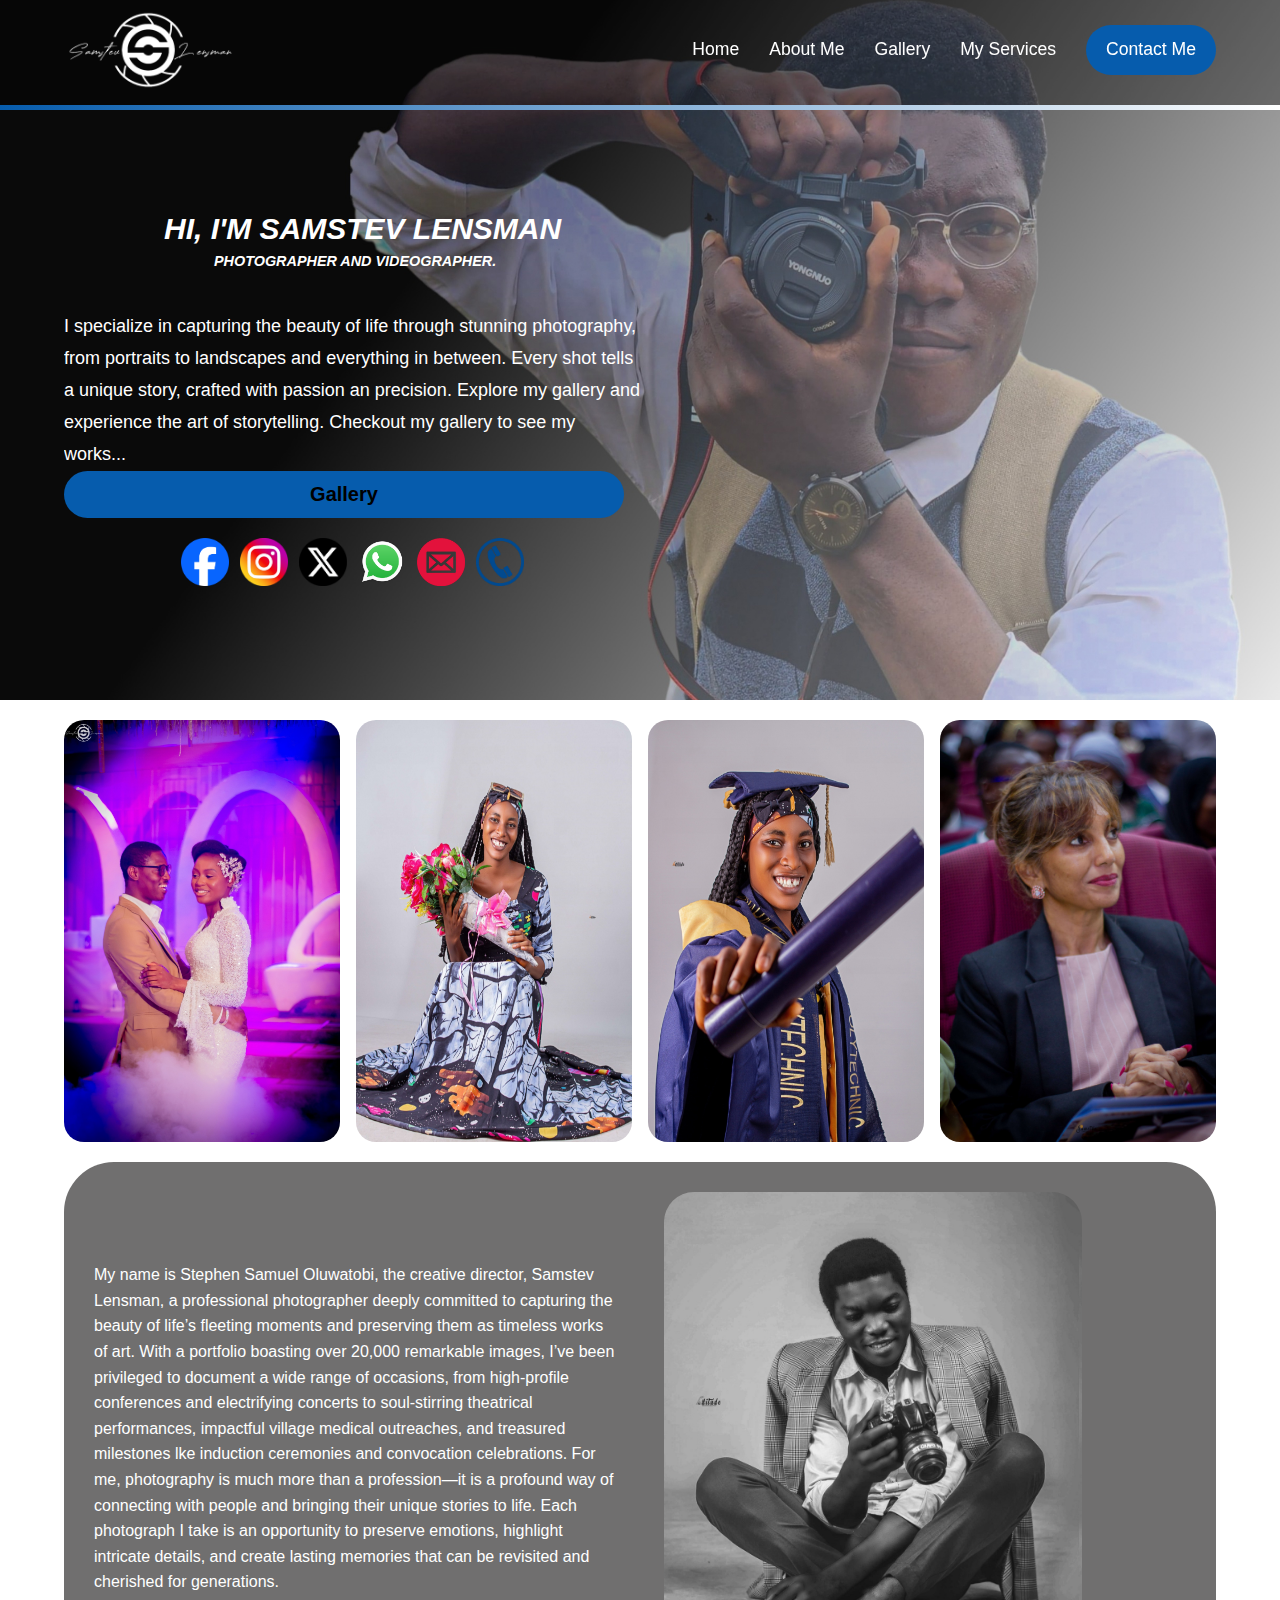
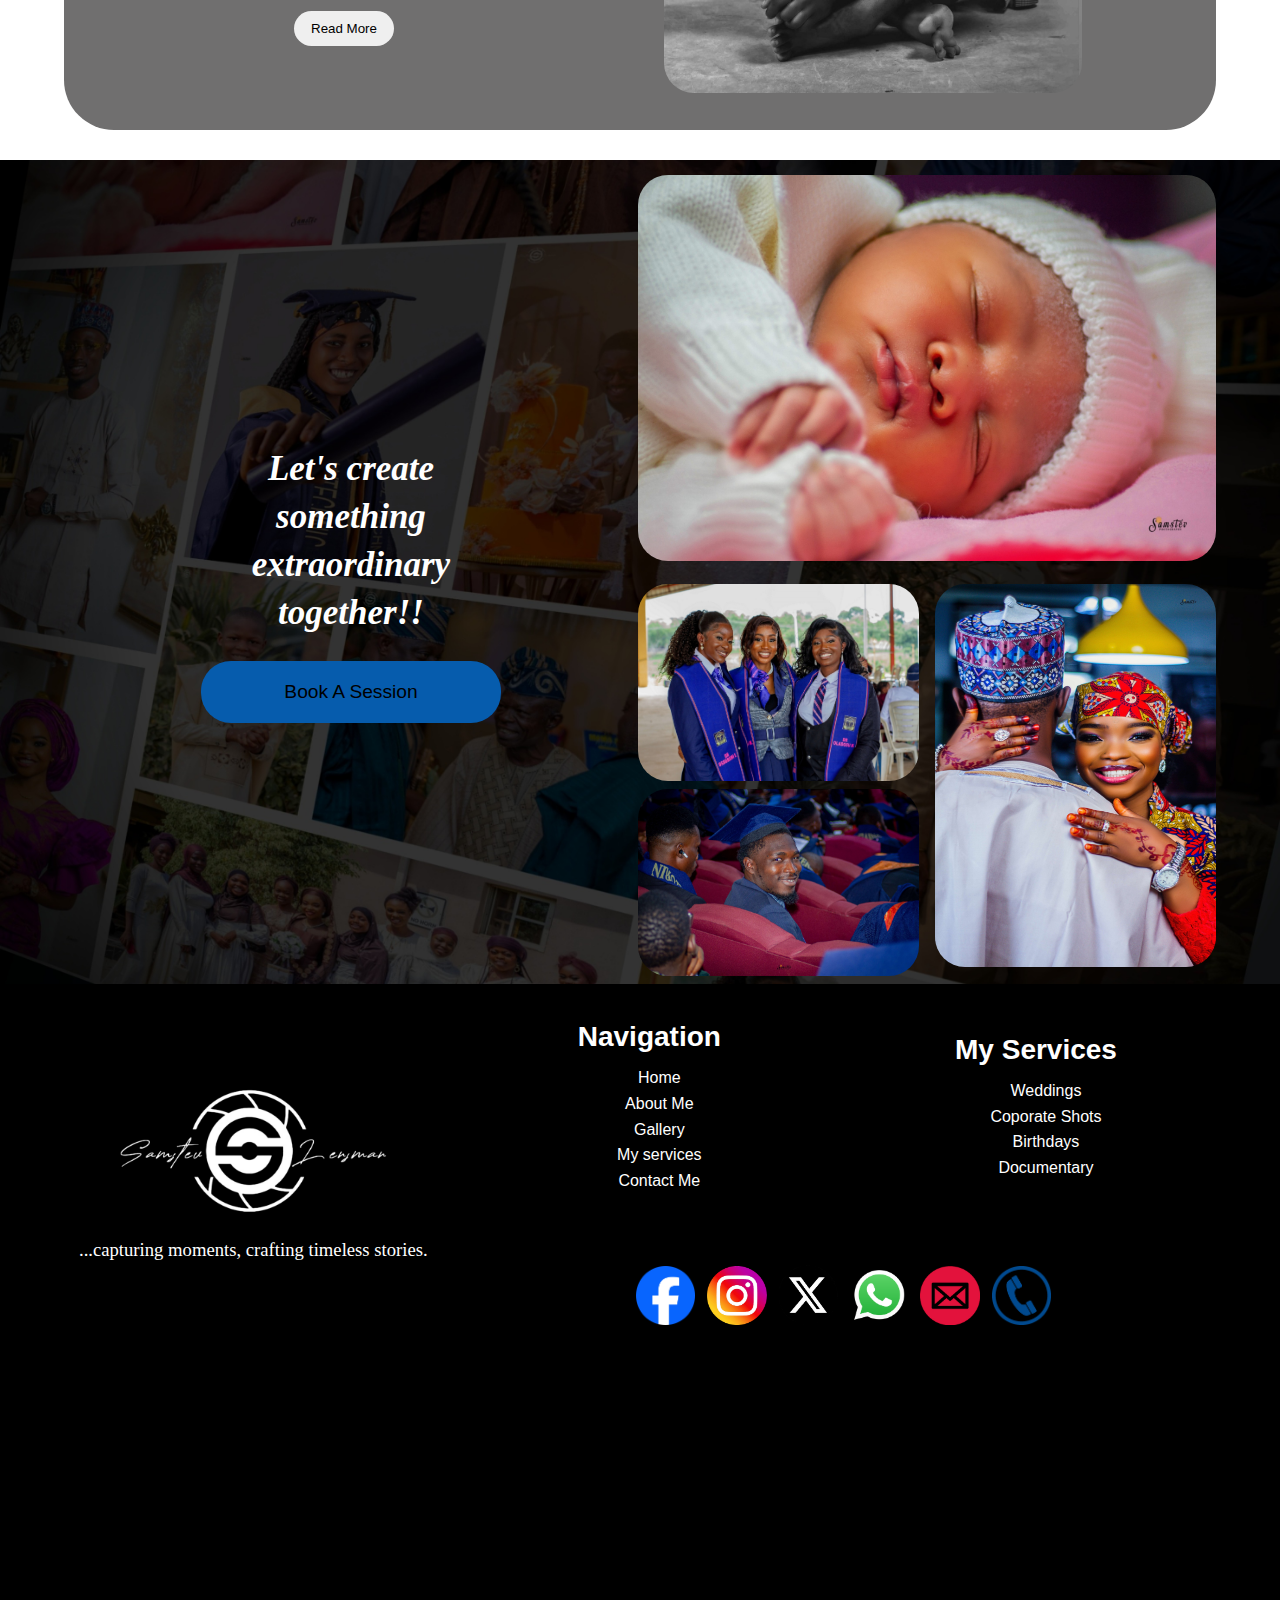
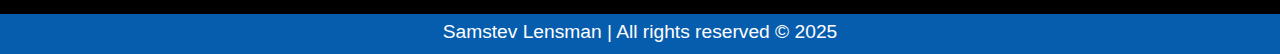
<file: index.html>
<!DOCTYPE html>
<html lang="en">
    <head>
        <meta charset="UTF-8">
        <meta name="viewport" content="width=device-width, initial-scale=1.0">
        <meta name="author" content="The Webstr">
        <meta name=" description" content="Affordable and trustworthy photography services by Samstev Lensman">
        <meta name="keyword" content="Photography, pictures, events, video coverage, nature photography, documentary, Corporate shots, Weddings and engagements, photo editing, affordable sessions"> 
        <meta http-equiv="X-UA-Compatible" content="IE-edge">
        <link rel="stylesheet" href="samstevoriginal.css">
        <link rel="icon" type="image/x-icon" href="photos/fav.co.jpg">
        <title>Samstev Lensman - Capturing moments, capturing timeless stories</title>
    </head>
    <body>
        <div id="bg">
            <header>
                <div class="major-container">
                    <div class="flex1">
                        <img src="photos/logo.png" alt="Samstev Lensman Logo" width="15%">
                        <div class="hamburger" onclick="togglemenu">&#9776</div>
                        <nav class="nav-menu">
                            <ul>
                                <li class><a href="index.html">Home</a></li>
                                <li><a href="about.html">About Me</a></li>
                                <li><a href="gallery.html">Gallery</a></li>
                                <li><a href="services.html">My Services</a></li>
                                <li id="contact"><a href="contact.html">Contact Me</a></li>
                            </ul>
                        </nav>
                    </div>
                </div>
            </header>
            <main>
                <section id="hero-flex">
                    <div class="major-container">
                        <div class="hero-flex">
                            <div class="hero">
                                <div id="name">
                                    <h2>Hi, I'm Samstev Lensman</h2>
                                    <small>Photographer and Videographer.</small>
                                </div>
                                <p id="short_describe">
                                    I specialize in capturing the beauty of life through stunning photography, from portraits to landscapes and everything in between. Every shot tells a unique story, crafted with passion an precision. Explore my gallery and experience the art of storytelling. Checkout my gallery to see my works...
                                </p>
                                    <button><a href="gallery.html">Gallery</a></button>
                                <div class="sm-icons">
                                    <a href="https://www.facebook.com/samuel.stephen.315080" target="_blank"><img src="photos/facebook.png" alt="Facebook Logo" width="10%"></a>
                                    <a href="https://www.instagram.com/samstev_lensman269?igsh=MXAxaWt6dHF1bGE1eg==" target="_blank"><img src="photos/instagram.png" alt="Instagram Logo" width="10%"></a>
                                    <a href="https://x.com/samstev225?t=w0C_TBRI7AKppU-ulTHghQ&s=09" target="_blank"><img src="photos/x.png" alt="X Logo" width="10%"></a>
                                    <a href="https://wa.me/2349037733412" target="_blank"><img src="photos/WhatsApp-Logo.wine.png" alt="WhatsApp Logo" width="10%"></a>
                                    <a href="mailto:stephenmondayoluwatobi225@gmail.com" target="_blank"><img src="photos/email.png" alt="Email Logo" width="10%"></a>
                                    <a href="tel:+2349037733412" target="_blank"><img src="photos/call.png" alt="Call Logo" width="10%"></a>
                                </div>
                            </div>
                        </div>
                    </div>
                </section>
        </div>
            <section id="gallery-grid">
                <div class="major-container">
                    <div id="grid">
                        <div class="boxes1">
                            <img src="photos/IMG_6697.jpg">
                            <div class="h3nbtn1">
                                <h3>Weddings</h3>
                                <button class="btn-grid"><a href="weddings.html">View</a></button>
                            </div> 
                        </div>
                        <div class="boxes2">
                            <img src="photos/mgl0125copy.jpg">
                            <div class="h3nbtn2">
                                <h3>Birthdays</h3>
                                <button class="btn-grid"><a href="birthdays.html">View</a></button>
                            </div>
                        </div>
                        <div class="boxes3">
                            <img src="photos/middle grid.jpg">
                            <div class="h3nbtn3">
                                <h3>Corporate shots</h3>
                                <button class="btn-grid"><a href="corporate.html">View</a></button>
                            </div>
                        </div>
                        <div class="boxes4">
                            <img src="photos/IMG_0799 (1).jpg">
                            <div class="h3nbtn4">
                                <h3>Documentary</h3>
                                <button class="btn-grid"><a href="documentary.html">View</a></button>
                            </div>
                        </div>

                    </div>
                </div>
            </section>
            <section class="About-Me">
                <div class="major-container">
                    <div class="abtme">
                        <div>
                            <p>My name is Stephen Samuel Oluwatobi, the creative director, <span>Samstev Lensman</span>, a professional photographer deeply committed to capturing the beauty of life’s fleeting moments and preserving them as timeless works of art. With a portfolio boasting over 20,000 remarkable images, I’ve been privileged to document a wide range of occasions, from high-profile conferences and electrifying concerts to soul-stirring theatrical performances, impactful village medical outreaches, and treasured milestones lke induction ceremonies and convocation celebrations.
                            For me, photography is much more than a profession—it is a profound way of connecting with people and bringing their unique stories to life. Each photograph I take is an opportunity to preserve emotions, highlight intricate details, and create lasting memories that can be revisited and cherished for generations.</p>
                            <button><a href="about.html">Read More</a></button>
                        </div>
                        <div class="samstev">
                            <a href="photos/IMG12.jpg" target="_blank"><img src="photos/IMG12.jpg" width="80%"></a>
                        </div>
                    </div>
                </div>
            </section>
            <section id="blurbg">
                <div class="major-container">
                    <div class="playsection">
                        <div class="bbtnxx">
                            <h1>Let's create something extraordinary together!!</h1>
                            <button class="btnxx"><a href="contact.html">Book A Session</a></button>
                        </div>
                        <div class="playimages">
                            <div id="img1"><a href="photos/grid3.jpg" target="_blank"><img src="photos/grid3.jpg"></a></div>
                            <div id="img2">
                                <a href="photos/gridf.jpg" target="_blank"><img src="photos/gridf.jpg"></a>
                                <a href="photos/IMG_2578.jpg" target="_blank"><img src="photos/IMG_2578.jpg"></a>
                            </div>
                            <div id="img3"><a href="photos/grid4.jpg" target="_blank"><img src="photos/grid4.jpg"></a></div>
                        </div>
                    </div> 
                </div>
            </section>
        </main>
            <footer>
                <div class="major-container">
                    <div class="details">
                        <div class="phrase">
                            <a href="samstevoriginal.html"><img src="photos/logo.png" alt="Samstev Lensman  Logo" width="75%"></a>
                            <small>...capturing moments, crafting timeless stories.</small>
                        </div>
                        <div class="navigation">
                            <div class="rev">
                                <div id="navigation">
                                    <h3>
                                        Navigation
                                    </h3>
                                        <ul>
                                            <li><a href="samstevoriginal.html">Home</a></li>
                                            <li><a href="about.html">About Me</a></li>
                                            <li><a href="gallery.html">Gallery</a></li>
                                            <li><a href="services.html">My services</a></li>
                                            <li><a href="contact.html">Contact Me</a></li>
                                        </ul>
                                </div>
                                <div id="myservices">
                                    <h3>
                                        My  Services
                                    </h3>
                                        <ul>
                                            <li><a href="weddings.html">Weddings</a></li>
                                            <li><a href="corporate.html">Coporate Shots</a></li>
                                            <li><a href="birthdays.html">Birthdays</a></li>
                                            <li><a href="documentary.html">Documentary</a></li>
                                        </ul>
                                </div>
                            </div>
                            <div id="contactme">
                                <ul class="sm-icons">
                                    <a href="https://www.facebook.com/samuel.stephen.315080" target="_blank"><img src="photos/facebook.png" alt="Facebook Logo" width="10%"></a>
                                    <a href="https://www.instagram.com/samstev_lensman269?igsh=MXAxaWt6dHF1bGE1eg==" target="_blank"><img src="photos/instagram.png" alt="Instagram Logo" width="10%"></a>
                                    <a href="https://x.com/samstev225?t=w0C_TBRI7AKppU-ulTHghQ&s=09" target="_blank"><img src="photos/x.png" alt="X Logo" width="10%"></a>
                                    <a href="https://wa.me/2349037733412" target="_blank"><img src="photos/WhatsApp-Logo.wine.png" alt="WhatsApp Logo" width="10%"></a>
                                    <a href="mailto:stephenmondayoluwatobi225@gmail.com" target="_blank"><img src="photos/email.png" alt="Email Logo" width="10%"></a>
                                    <a href="tel:+2349037733412" target="_blank"><img src="photos/call.png" alt="Call Logo" width="10%"></a>
                                </ul>
                            </div>
                        </div>
                    </div>
                </div>
            </footer>
            <div class="p">
                <p>Samstev Lensman | All rights reserved &copy; 2025</p>
            </div>
            <script>
                document.addEventListener("DOMContentLoaded" , function() {
                    const menu = document.getElementsByTagName("nav")[0];
                    const hamburger = document.querySelector(".hamburger");
                    hamburger.addEventListener("click", function () {
                        menu.classList.toggle("active");
                    });
                });
            </script>
    </body>
</html>
</file>
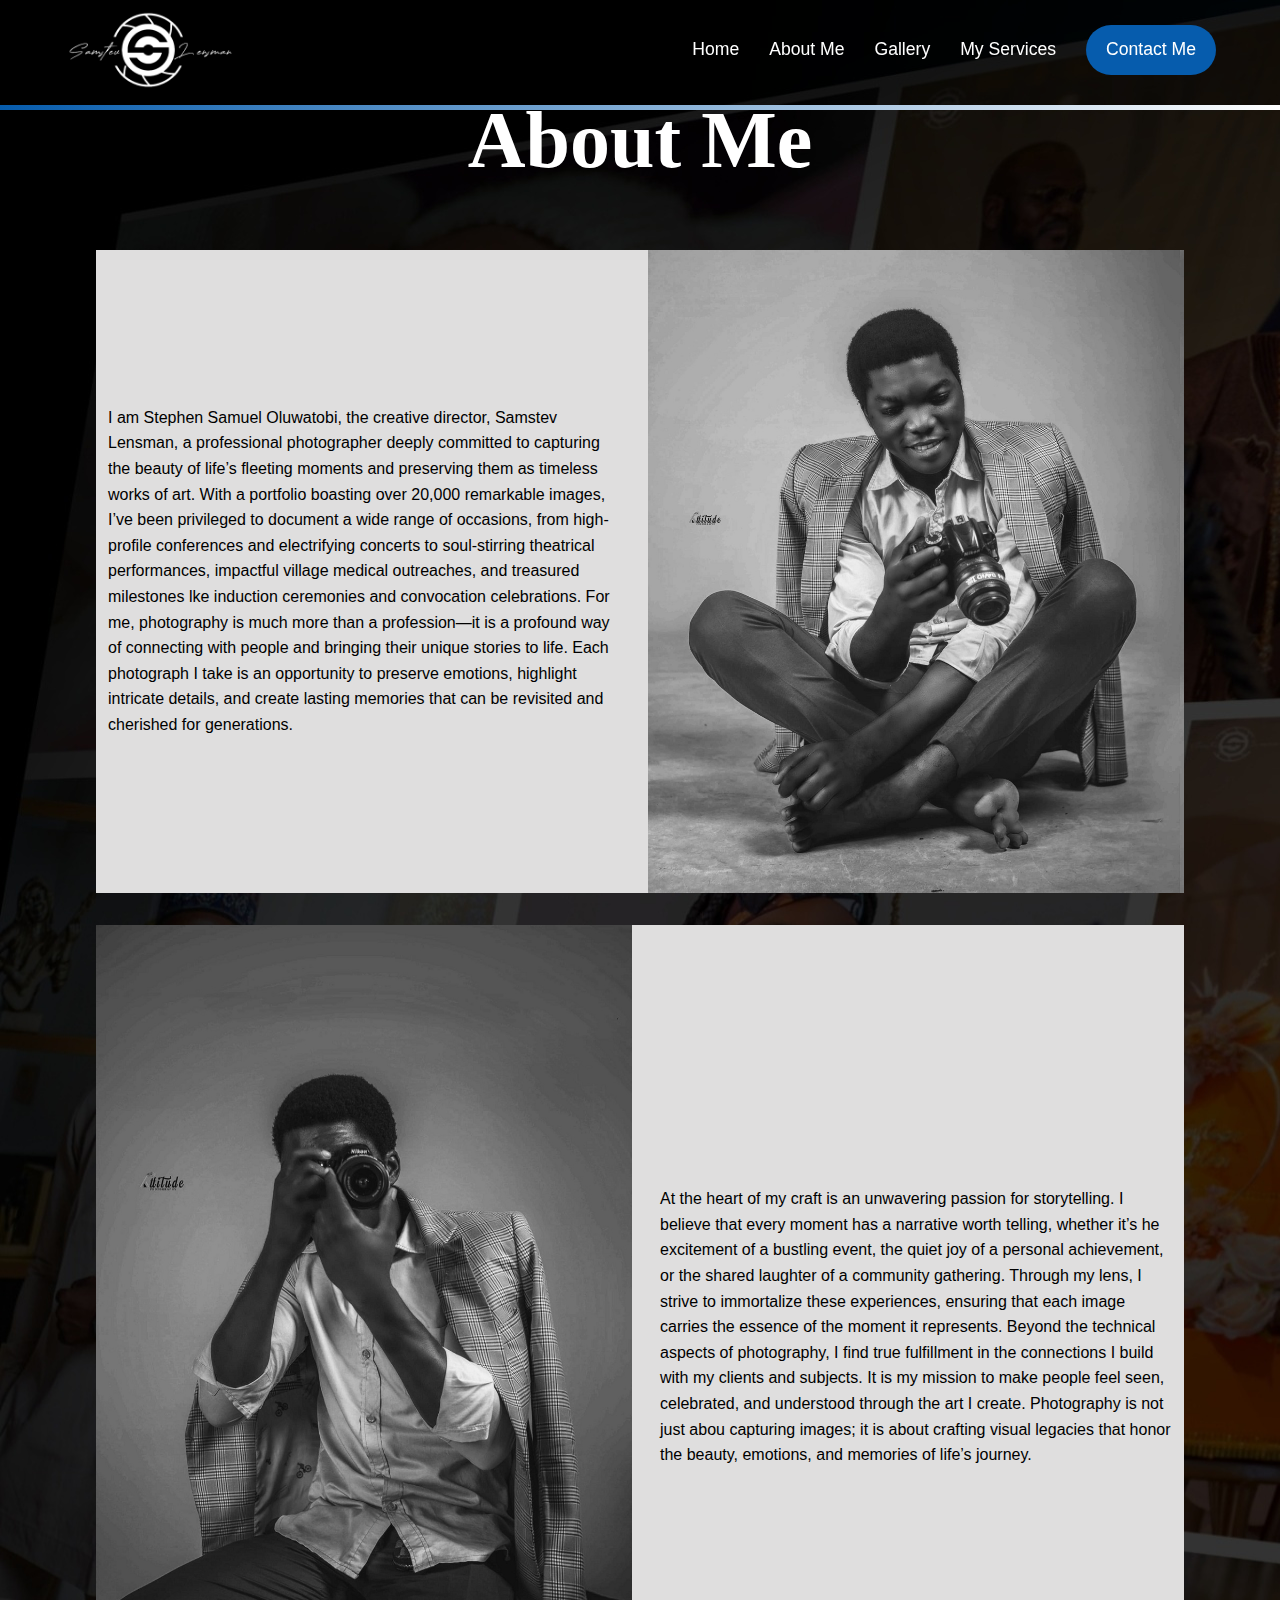
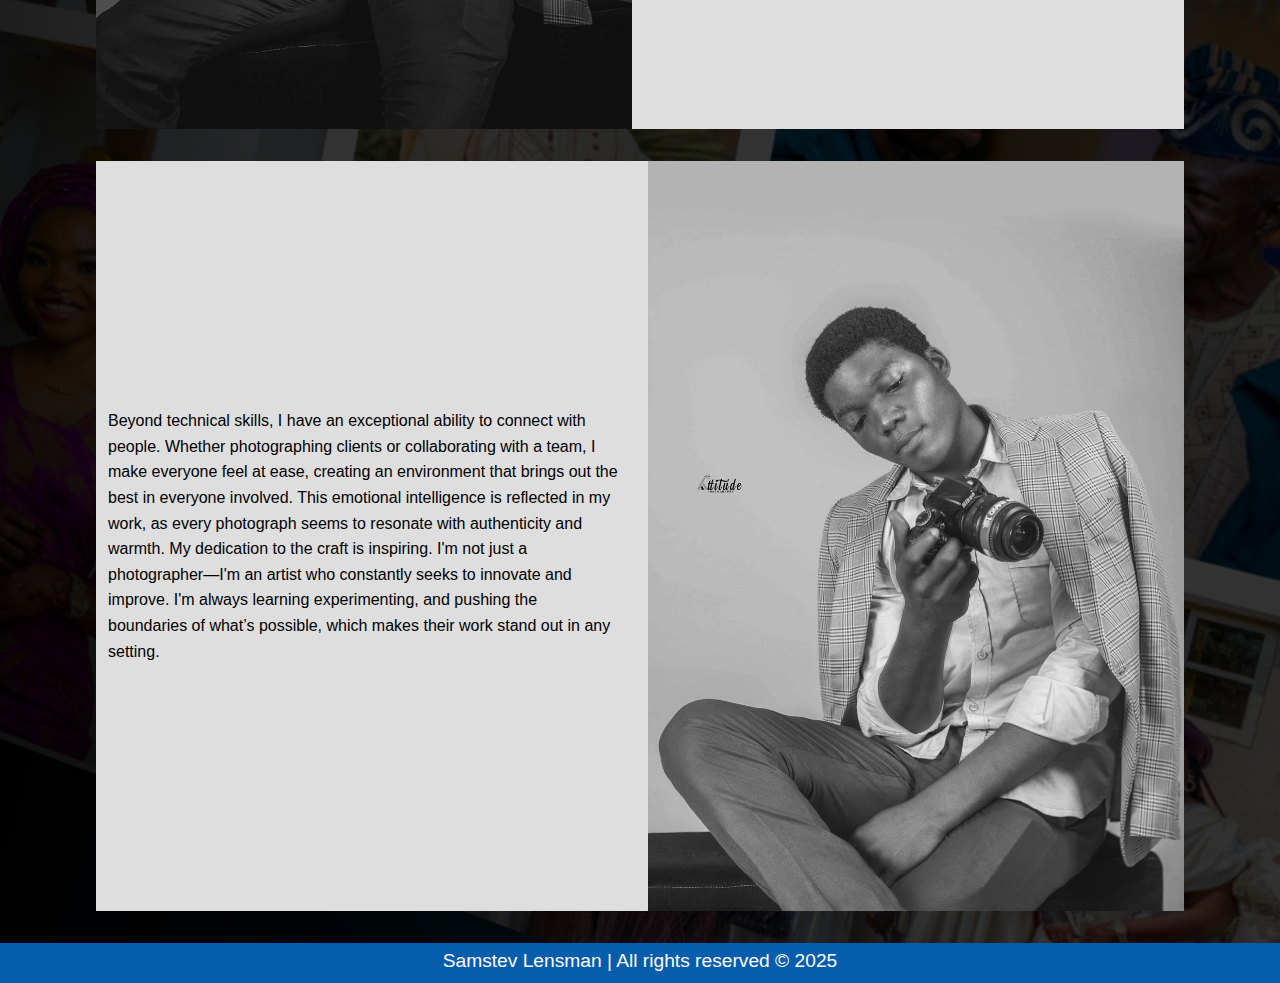
<file: about.html>
<!DOCTYPE html>
<html lang="en">
    <head>
        <meta charset="UTF-8">
        <meta name="viewport" content="width=device-width, initial-scale=1.0">
        <meta name="author" content="The Webstr">
        <meta name=" descripton" content="Affordable and trustworthy photography services by Samstev Lensman">
        <meta name="keyword" content="Photography, pictures, events, video coverage, nature photography, documentary, Corporate shots, Weddings and engagements, photo editing, affordable sessions"> 
        <meta http-equiv="X-UA-Compatible" content="IE-edge">
        <link rel="stylesheet" href="samstevoriginal.css">
        <link rel="icon" type="image/x-icon" href="photos/fav.co.jpg">
        <title>Samstev Lensman - Capturing moments, capturing timeless stories</title>
    </head>
    <body>
        <div class="body-about">
            <header>
                <div class="major-container">
                    <div class="flex1">
                        <img src="photos/logo.png" alt="Samstev Lensman Logo" width="15%">
                        <div class="hamburger" onclick="togglemenu">&#9776</div>
                        <nav>
                            <ul>
                                <li class><a href="index.html">Home</a></li>
                                <li><a href="about.html">About Me</a></li>
                                <li><a href="gallery.html">Gallery</a></li>
                                <li><a href="services.html">My Services</a></li>
                                <li id="contact"><a href="contact.html">Contact Me</a></li>
                            </ul>
                        </nav>
                    </div>
                </div>
            </header>

            <div class="about">
                <div class="major-container">
                    <h1>About Me</h1>
                    <div class="boxx">
                        <img src="photos/IMG12.jpg">
                        <div>
                            <p>I am Stephen Samuel Oluwatobi, the creative director, <span>Samstev Lensman</span>, a professional photographer deeply committed to capturing the beauty of life’s fleeting moments and preserving them as timeless works of art. With a portfolio boasting over 20,000 remarkable images, I’ve been privileged to document a wide range of occasions, from high-profile conferences and electrifying concerts to soul-stirring theatrical performances, impactful village medical outreaches, and treasured milestones lke induction ceremonies and convocation celebrations.
                                For me, photography is much more than a profession—it is a profound way of connecting with people and bringing their unique stories to life. Each photograph I take is an opportunity to preserve emotions, highlight intricate details, and create lasting memories that can be revisited and cherished for generations.</p>
                        </div>
                    </div>
                    <div class="boxx">
                        <img src="photos/IMG13.jpg">
                        <div>
                            <p>At the heart of my craft is an unwavering passion for storytelling. I believe that every moment has a narrative worth telling, whether it’s he excitement of a bustling event, the quiet joy of a personal achievement, or the shared laughter of a community gathering. Through my lens, I strive to immortalize these experiences, ensuring that each image carries the essence of the moment it represents.
                                Beyond the technical aspects of photography, I find true fulfillment in the connections I build with my clients and subjects. It is my mission to make people feel seen, celebrated, and understood through the art I create. Photography is not just abou capturing images; it is about crafting visual legacies that honor the beauty, emotions, and memories of life’s journey.</p>
                        </div>
                    </div>
                    <div class="boxx">
                        <img src="photos/IMG14.jpg">
                        <div>
                            <p>Beyond technical skills, I have an exceptional ability to connect with people. Whether photographing clients or collaborating with a team, I make everyone feel at ease, creating an environment that brings out the best in everyone involved. This emotional intelligence is reflected in my work, as every photograph seems to resonate with authenticity and warmth.
                                My dedication to the craft is inspiring. I'm not just a photographer—I'm an artist who constantly seeks to innovate and improve. I'm always learning experimenting, and pushing the boundaries of what’s possible, which makes their work stand out in any setting.</p>
                        </div>
                    </div>
                </div>
            </div>
        </div>
        <div class="p">
            <p>Samstev Lensman | All rights reserved &copy; 2025</p>
        </div>
        <script>
            document.addEventListener("DOMContentLoaded" , function() {
                const menu = document.getElementsByTagName("nav")[0];
                const hamburger = document.querySelector(".hamburger");
                hamburger.addEventListener("click", function () {
                    menu.classList.toggle("active");
                });
            });
        </script>
    </body>
</html>
</file>
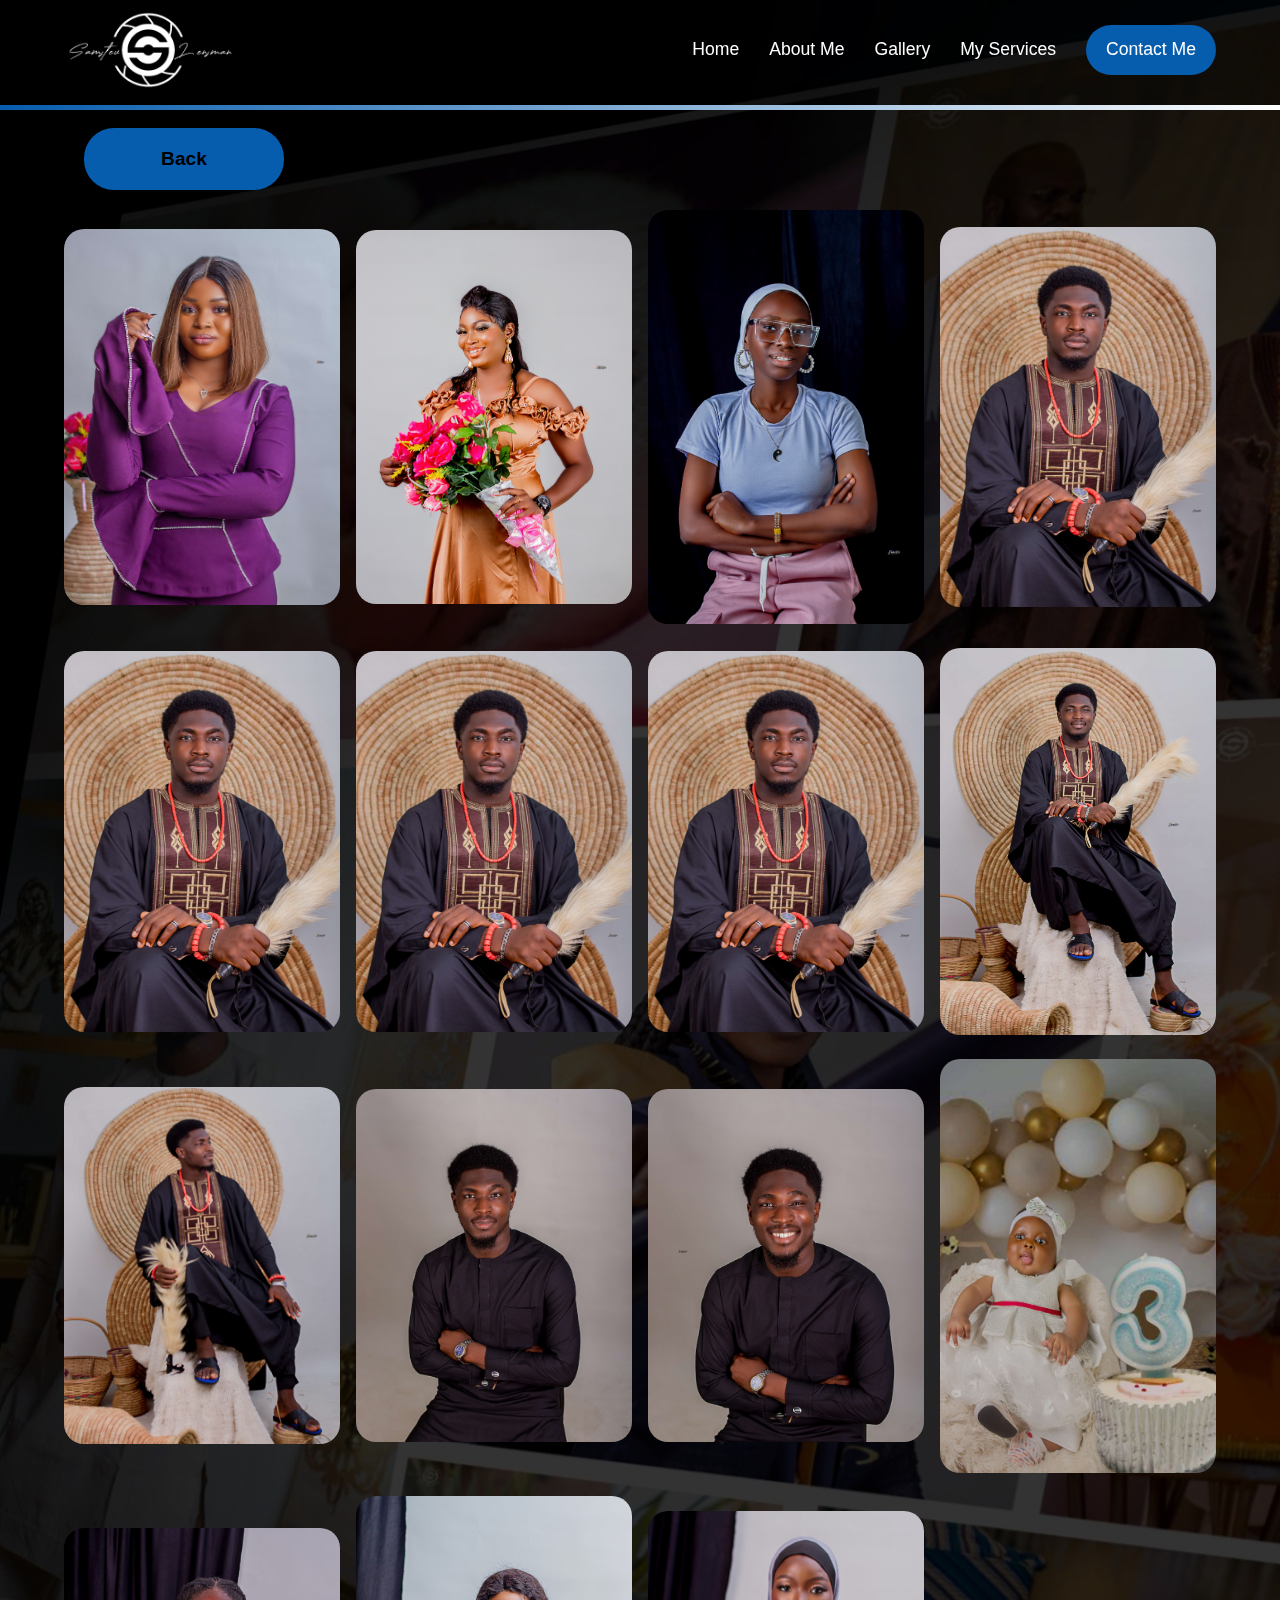
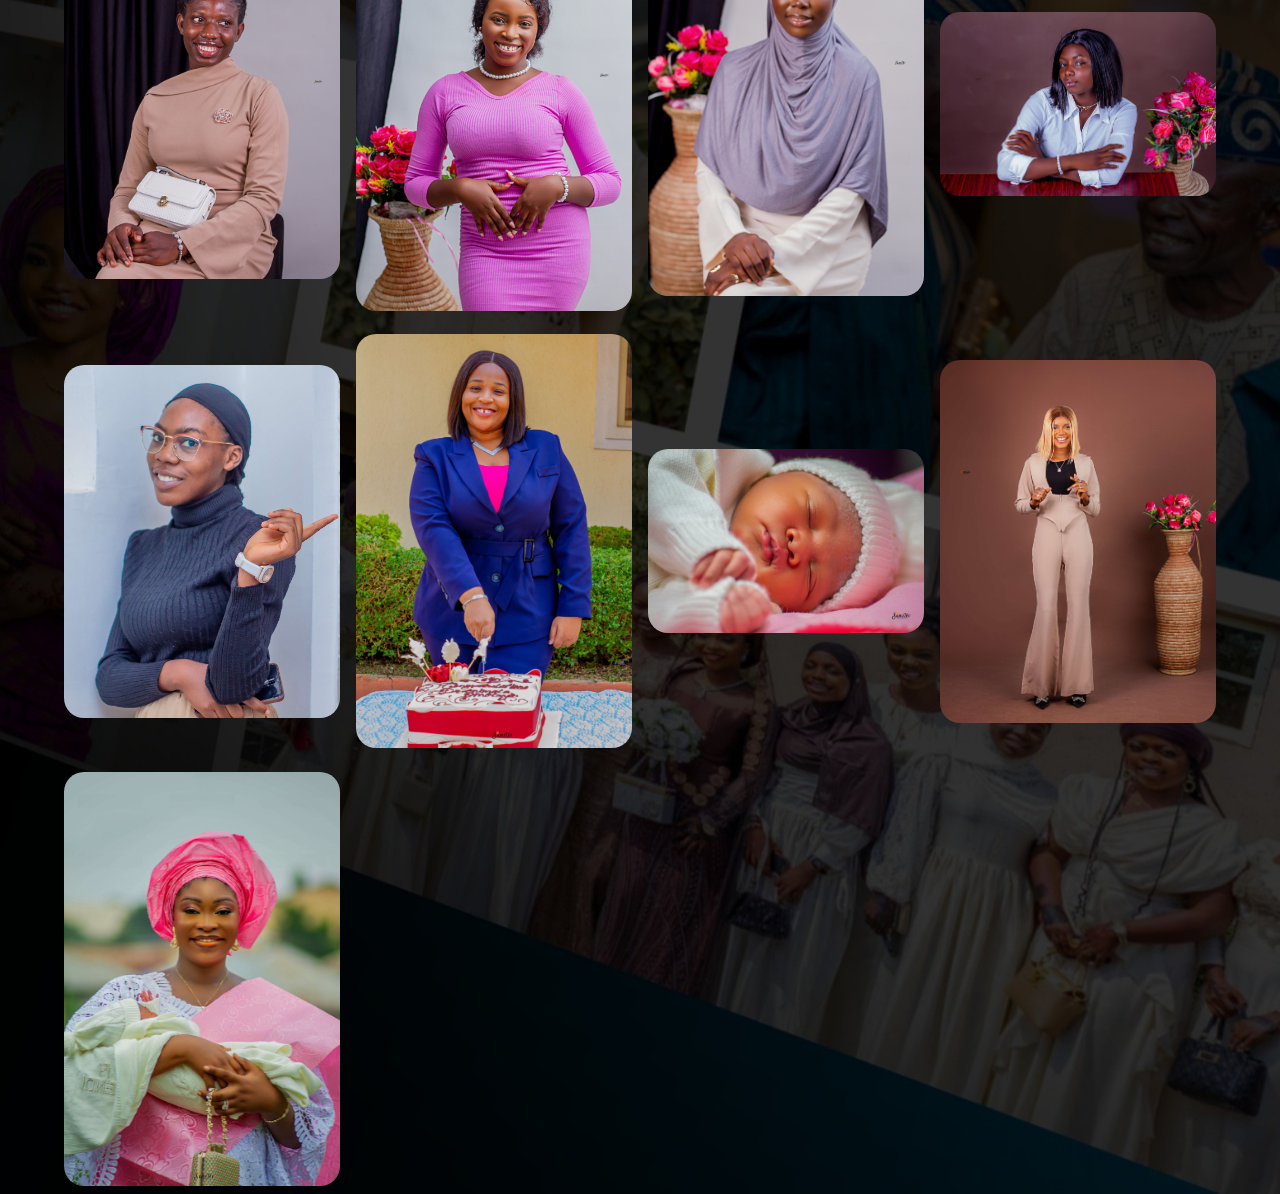
<file: birthdays.html>
<!DOCTYPE html>
<html lang="en">
    <head>
        <meta charset="UTF-8">
        <meta name="viewport" content="width=device-width, initial-scale=1.0">
        <meta name="author" content="The Webstr">
        <meta name=" descripton" content="Affordable and trustworthy photography services by Samstev Lensman">
        <meta name="keyword" content="Photography, pictures, events, video coverage, nature photography, documentary, Corporate shots, Weddings and engagements, photo editing, affordable sessions"> 
        <meta http-equiv="X-UA-Compatible" content="IE-edge">
        <link rel="stylesheet" href="samstevoriginal.css">
        <link rel="icon" type="image/x-icon" href="photos/fav.co.jpg">
        <title>Samstev Lensman - Capturing moments, capturing timeless stories</title>
    </head>
    <body>
        <div class="body-about">
            <header>
                <div class="major-container">
                    <div class="flex1">
                        <img src="photos/logo.png" alt="Samstev Lensman Logo" width="15%">
                        <nav>
                            <ul>
                                <li class><a href="index.html">Home</a></li>
                                <li><a href="about.html">About Me</a></li>
                                <li><a href="gallery.html">Gallery</a></li>
                                <li><a href="services.html">My Services</a></li>
                                <li id="contact"><a href="contact.html">Contact Me</a></li>
                            </ul>
                        </nav>
                    </div>
                </div>
            </header>
            <div class="major-container">
                <button class="back-button"><a href="gallery.html">Back</a></button>
                <div class="documentary">
                    <div><a href=""><img src="birthdays/mgl0012copy.jpg" alt=""></a></div>
                    <div><a href=""><img src="birthdays/mgl0230copy.jpg" alt=""></a></div>
                    <div><a href=""><img src="birthdays/mgl0584copy.jpg" alt=""></a></div>
                    <div><a href=""><img src="birthdays/mgl0740copy-1-1.jpg" alt=""></a></div>
                    <div><a href=""><img src="birthdays/mgl0740copy-1-2.jpg" alt=""></a></div>
                    <div><a href=""><img src="birthdays/mgl0740copy-1.jpg" alt=""></a></div>
                    <div><a href=""><img src="birthdays/mgl0740copy.jpg" alt=""></a></div>
                    <div><a href=""><img src="birthdays/mgl0743copy.jpg" alt=""></a></div>
                    <div><a href=""><img src="birthdays/mgl0746copy.jpg" alt=""></a></div>
                    <div><a href=""><img src="birthdays/mgl0758copy.jpg" alt=""></a></div>
                    <div><a href=""><img src="birthdays/mgl0761copy.jpg" alt=""></a></div>
                    <div><a href=""><img src="birthdays/mgl0820copy-2.jpg" alt=""></a></div>
                    <div><a href=""><img src="birthdays/mgl0927copy.jpg" alt=""></a></div>
                    <div><a href=""><img src="photos/IMG_1494copy.jpg" alt=""></a></div>
                    <div><a href=""><img src="birthdays/mgl1020copy.jpg" alt=""></a></div>
                    <div><a href=""><img src="birthdays/IMG_2275copy.jpg" alt=""></a></div>
                    <div><a href=""><img src="birthdays/IMG_5379.jpg" alt=""></a></div>
                    <div><a href=""><img src="birthdays/IMG_9601.jpg" alt=""></a></div>
                    <div><a href=""><img src="photos/grid3.jpg" alt=""></a></div>
                    <div><a href=""><img src="birthdays/mgl0153copy.jpg" alt=""></a></div>
                    <div><a href=""><img src="birthdays/z (1).jpg" alt=""></a></div>
                </div>
            </div>
        </div>
    </body>
</html>
</file>
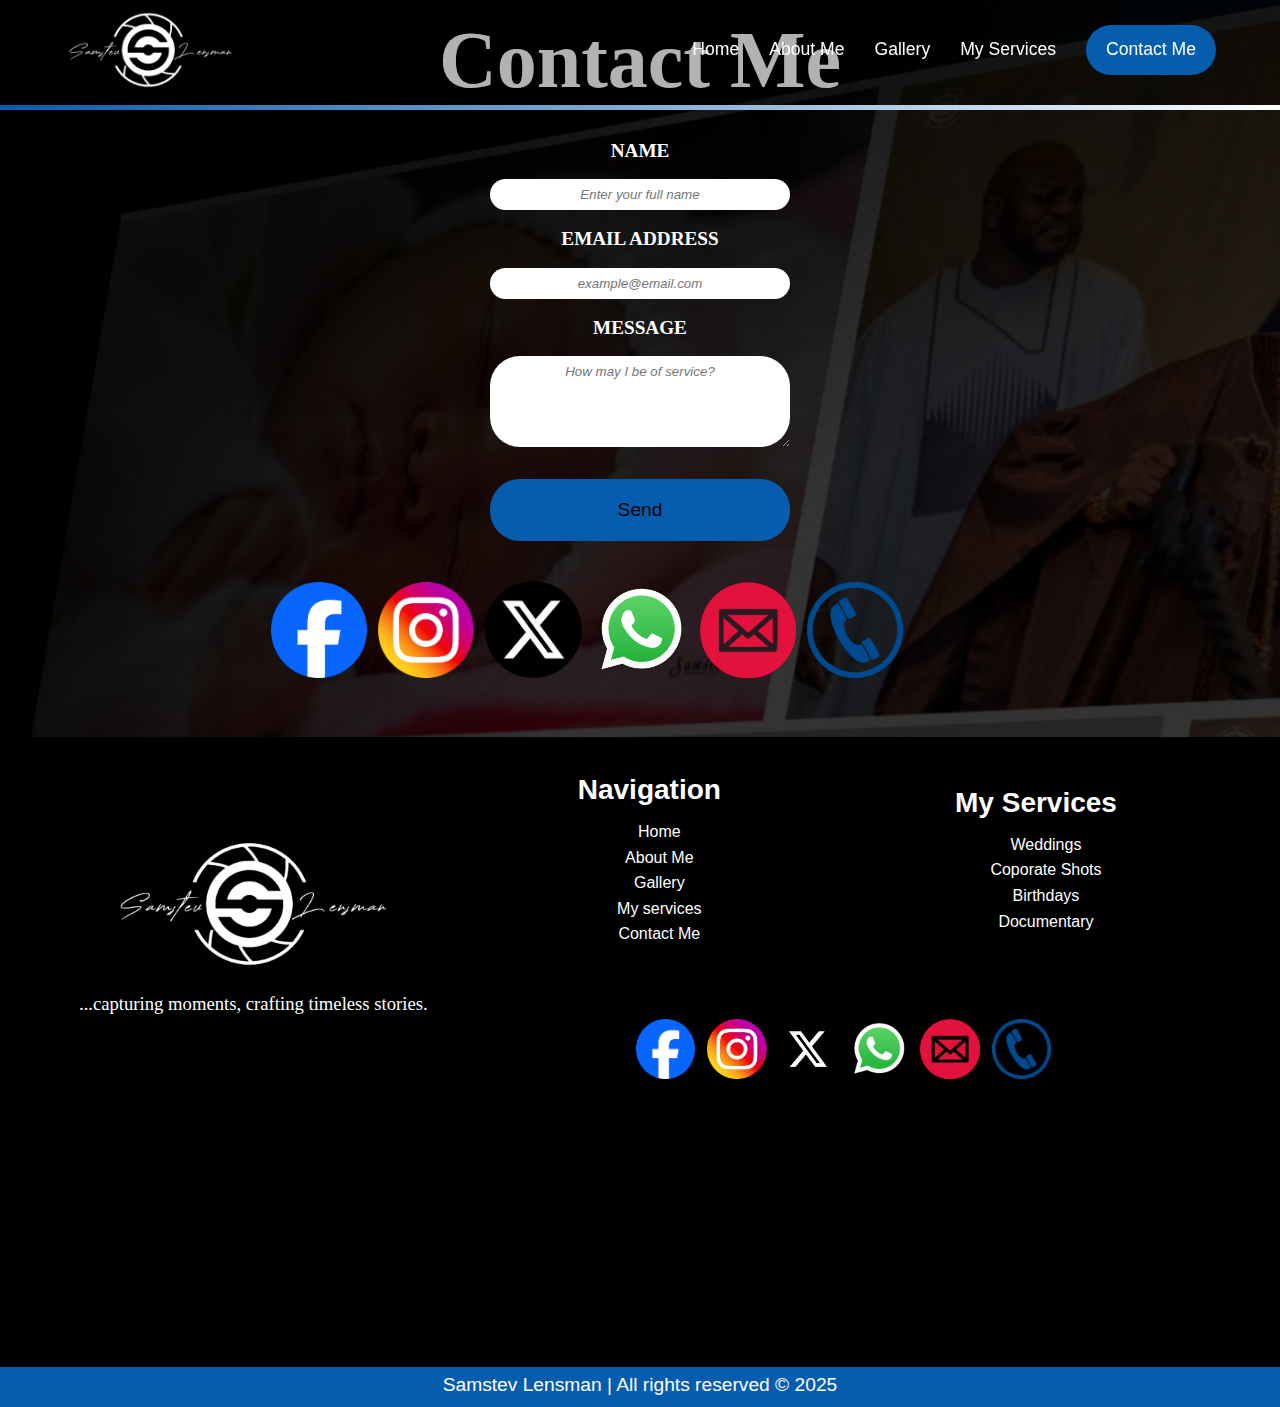
<file: contact.html>
<!DOCTYPE html>
<html lang="en">
    <head>
        <meta charset="UTF-8">
        <meta name="viewport" content="width=device-width, initial-scale=1.0">
        <meta name="author" content="The Webstr">
        <meta name=" descripton" content="Affordable and trustworthy photography services by Samstev Lensman">
        <meta name="keyword" content="Photography, pictures, events, video coverage, nature photography, documentary, Corporate shots, Weddings and engagements, photo editing, affordable sessions"> 
        <meta http-equiv="X-UA-Compatible" content="IE-edge">
        <link rel="stylesheet" href="samstevoriginal.css">
        <link rel="icon" type="image/x-icon" href="photos/fav.co.jpg">
        <title>Samstev Lensman - Capturing moments, capturing timeless stories</title>
    </head>
    <body>
        <div class="body-about">
            <header>
                <div class="major-container">
                    <div class="flex1">
                        <img src="photos/logo.png" alt="Samstev Lensman Logo" width="15%">
                        <div class="hamburger" onclick="togglemenu">&#9776</div>
                        <nav>
                            <ul>
                                <li class><a href="index.html">Home</a></li>
                                <li><a href="about.html">About Me</a></li>
                                <li><a href="gallery.html">Gallery</a></li>
                                <li><a href="services.html">My Services</a></li>
                                <li id="contact"><a href="contact.html">Contact Me</a></li>
                            </ul>
                        </nav>
                    </div>
                </div>
            </header>
            <div class="body-about">
                <section class="table">
                    <div class="major-container">
                        <h2>Contact Me</h2>
                        <div class="tablex">
                            <form action="https://formspree.io/f/myzevvdy" method="POST">
                                <label for="name" id="name" type="name">Name</label>
                                    <input type="text" placeholder="Enter your full name">
                                <label for="enail" id="email" type="email">Email address</label>
                                    <input type="text" placeholder="example@email.com">
                                <label for="Message" id="message">Message</label>
                                    <textarea name="message"  rows="5" placeholder="How may I be of service?"></textarea>
                                <button class="btnxx" type="send">Send</button>
                            </form>
                        </div>
                        <div class="sm-icons">
                            <a href="www.facebook.com/samuel.stephen.315080" target="_blank"><img src="photos/facebook.png" alt="Facebook Logo" width="10%"></a>
                                    <a href="https://www.instagram.com/samstev_lensman269?igsh=MXAxaWt6dHF1bGE1eg==" target="_blank"><img src="photos/instagram.png" alt="Instagram Logo" width="10%"></a>
                                    <a href="https://x.com/samstev225?t=w0C_TBRI7AKppU-ulTHghQ&s=09" target="_blank"><img src="photos/x.png" alt="X Logo" width="10%"></a>
                                    <a href="https://wa.me/2349037733412" target="_blank"><img src="photos/WhatsApp-Logo.wine.png" alt="WhatsApp Logo" width="10%"></a>
                                    <a href="mailto:stephenmondayoluwatobi225@gmail.com" target="_blank"><img src="photos/email.png" alt="Email Logo" width="10%"></a>
                                    <a href="tel:+2349037733412" target="_blank"><img src="photos/call.png" alt="Call Logo" width="10%"></a>
                        </div>
                    </div>

                </section>
            </div>
        </div>
        <footer>
        <div class="major-container">
            <div class="details">
                <div class="phrase">
                    <a href="samstevoriginal.html"><img src="photos/logo.png" alt="Samstev Lensman  Logo" width="75%"></a>
                    <small>...capturing moments, crafting timeless stories.</small>
                </div>
                <div class="navigation">
                    <div class="rev">
                        <div id="navigation">
                            <h3>
                                Navigation
                            </h3>
                                <ul>
                                    <li><a href="samstevoriginal.html">Home</a></li>
                                    <li><a href="about.html">About Me</a></li>
                                    <li><a href="gallery.html">Gallery</a></li>
                                    <li><a href="services.html">My services</a></li>
                                    <li><a href="contact.html">Contact Me</a></li>
                                </ul>
                        </div>
                        <div id="myservices">
                            <h3>
                                My  Services
                            </h3>
                                <ul>
                                    <li><a href="weddings.html">Weddings</a></li>
                                            <li><a href="corporate.html">Coporate Shots</a></li>
                                            <li><a href="birthdays.html">Birthdays</a></li>
                                            <li><a href="documentary.html">Documentary</a></li>
                                </ul>
                        </div>
                    </div>
                    <div id="contactme">
                        <ul class="sm-icons">
                            <a href="www.facebook.com/samuel.stephen.315080" target="_blank"><img src="photos/facebook.png" alt="Facebook Logo" width="10%"></a>
                                    <a href="https://www.instagram.com/samstev_lensman269?igsh=MXAxaWt6dHF1bGE1eg==" target="_blank"><img src="photos/instagram.png" alt="Instagram Logo" width="10%"></a>
                                    <a href="https://x.com/samstev225?t=w0C_TBRI7AKppU-ulTHghQ&s=09" target="_blank"><img src="photos/x.png" alt="X Logo" width="10%"></a>
                                    <a href="https://wa.me/2349037733412" target="_blank"><img src="photos/WhatsApp-Logo.wine.png" alt="WhatsApp Logo" width="10%"></a>
                                    <a href="mailto:stephenmondayoluwatobi225@gmail.com" target="_blank"><img src="photos/email.png" alt="Email Logo" width="10%"></a>
                                    <a href="tel:+2349037733412" target="_blank"><img src="photos/call.png" alt="Call Logo" width="10%"></a>
                        </ul>
                    </div>
                </div>
            </div>
        </div>
    </footer>
    <div class="p">
        <p>Samstev Lensman | All rights reserved &copy; 2025</p>
    </div>
    <script>
        document.addEventListener("DOMContentLoaded" , function() {
            const menu = document.getElementsByTagName("nav")[0];
            const hamburger = document.querySelector(".hamburger");
            hamburger.addEventListener("click", function () {
                menu.classList.toggle("active");
            });
        });
    </script>
</body>
</html>
</file>
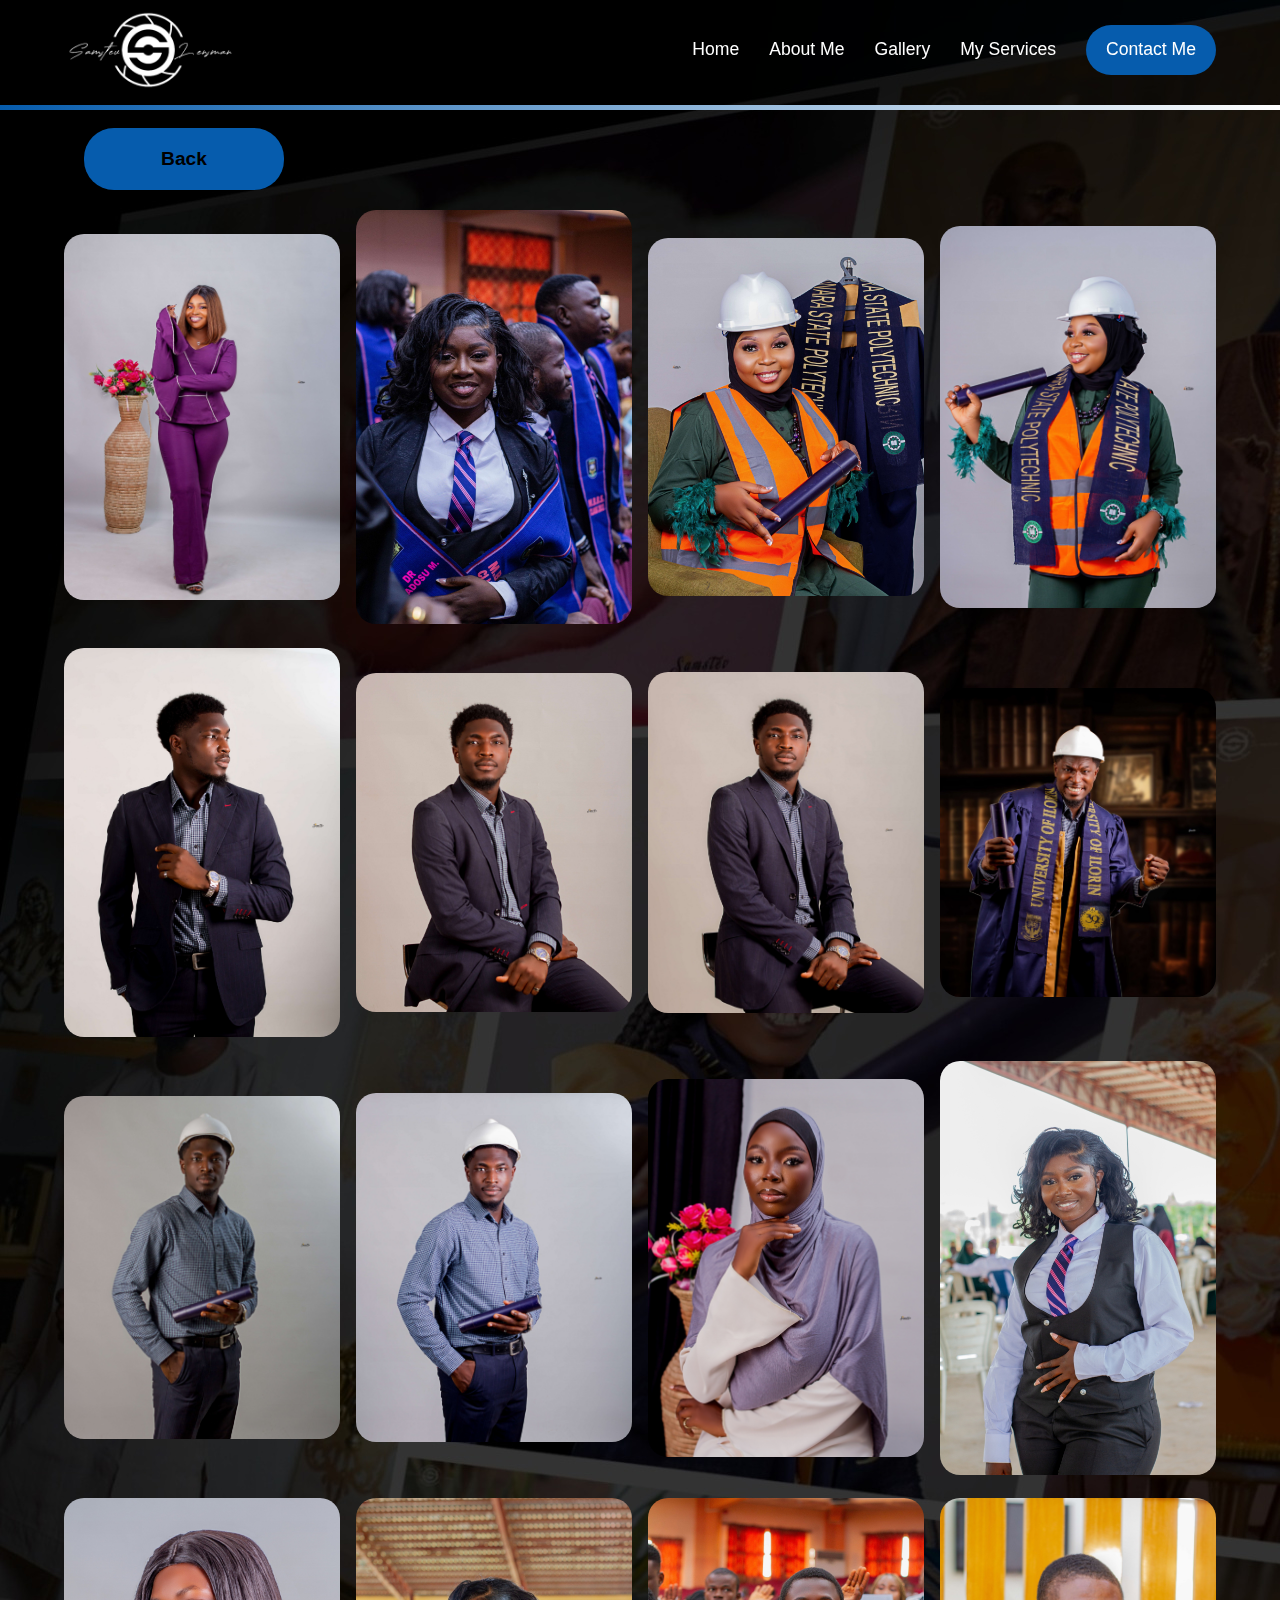
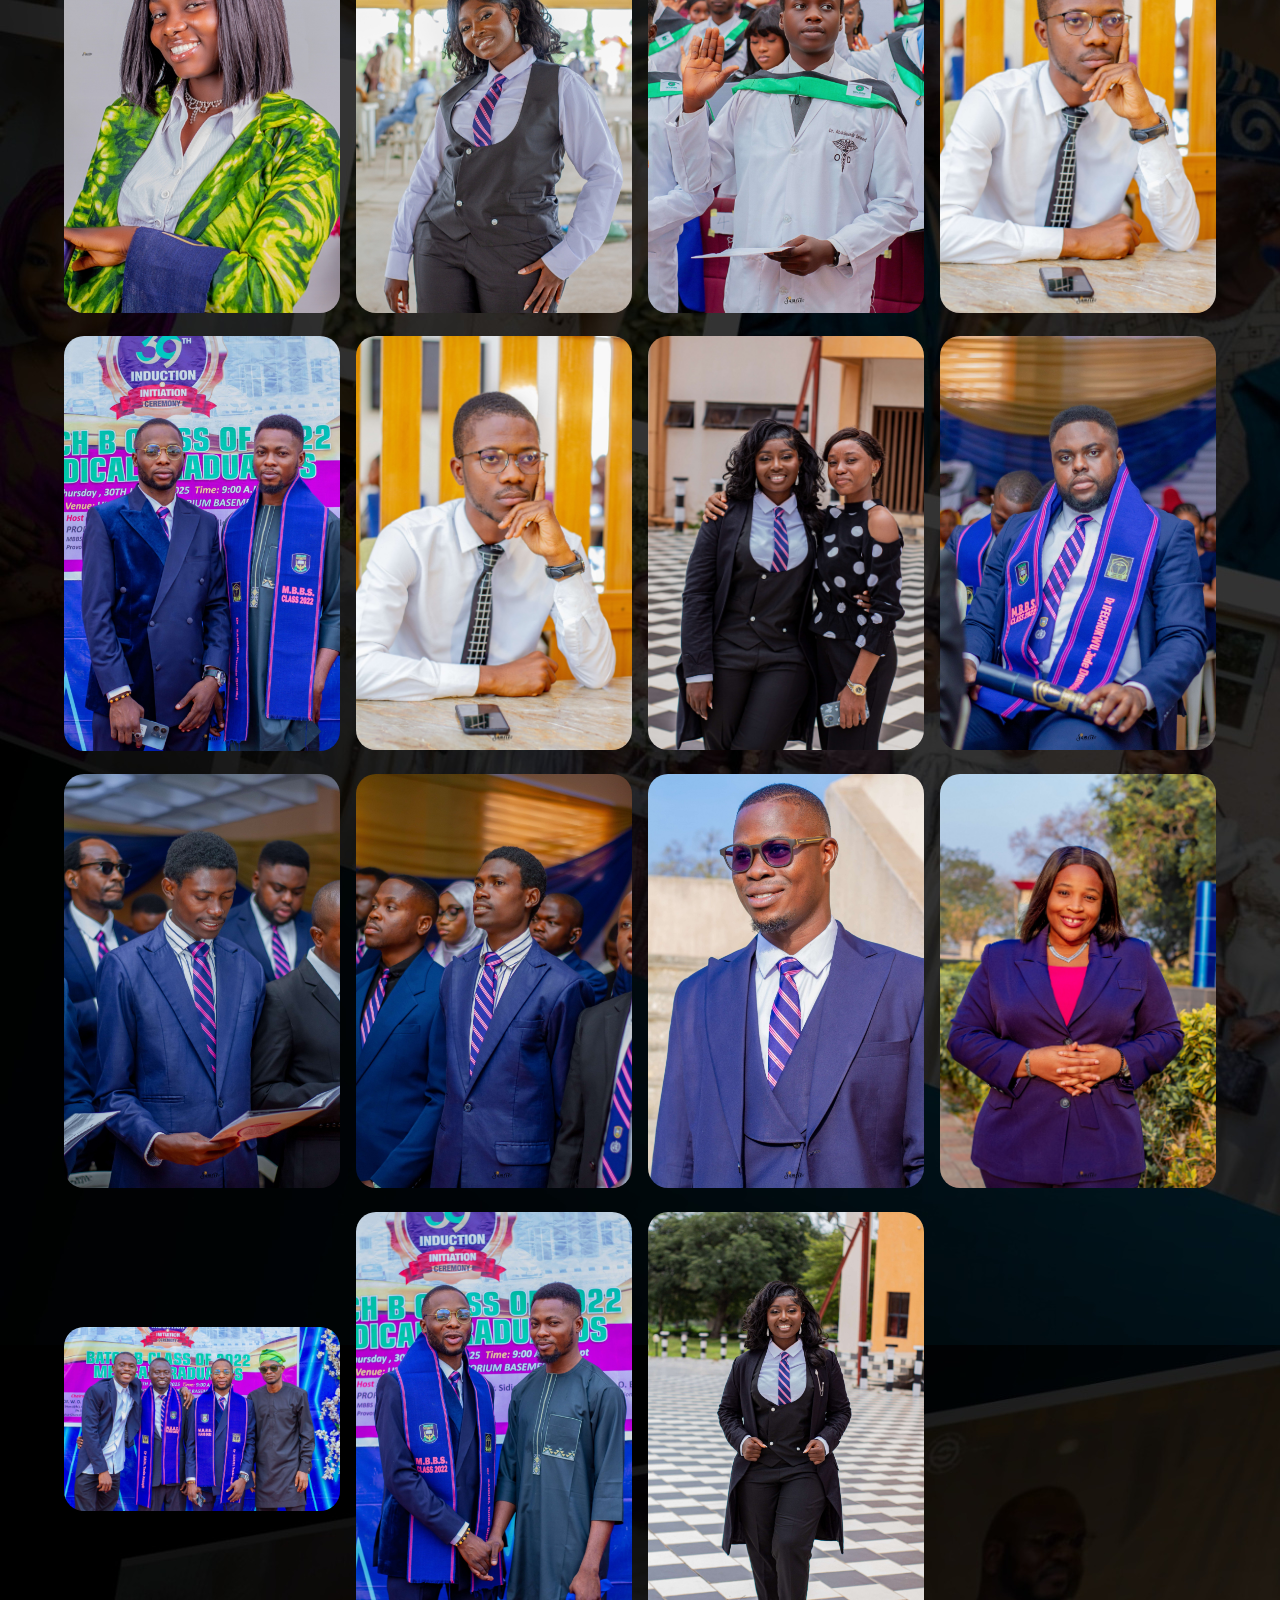
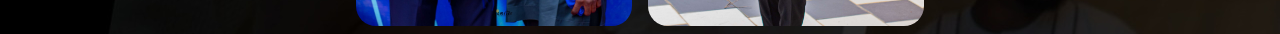
<file: corporate.html>
<!DOCTYPE html>
<html lang="en">
    <head>
        <meta charset="UTF-8">
        <meta name="viewport" content="width=device-width, initial-scale=1.0">
        <meta name="author" content="The Webstr">
        <meta name=" descripton" content="Affordable and trustworthy photography services by Samstev Lensman">
        <meta name="keyword" content="Photography, pictures, events, video coverage, nature photography, documentary, Corporate shots, Weddings and engagements, photo editing, affordable sessions"> 
        <meta http-equiv="X-UA-Compatible" content="IE-edge">
        <link rel="stylesheet" href="samstevoriginal.css">
        <link rel="icon" type="image/x-icon" href="photos/fav.co.jpg">
        <title>Samstev Lensman - Capturing moments, capturing timeless stories</title>
    </head>
    <body>
        <div class="body-about">
            <header>
                <div class="major-container">
                    <div class="flex1">
                        <img src="photos/logo.png" alt="Samstev Lensman Logo" width="15%">
                        <nav>
                            <ul>
                                <li class><a href="index.html">Home</a></li>
                                <li><a href="about.html">About Me</a></li>
                                <li><a href="gallery.html">Gallery</a></li>
                                <li><a href="services.html">My Services</a></li>
                                <li id="contact"><a href="contact.html">Contact Me</a></li>
                            </ul>
                        </nav>
                    </div>
                </div>
            </header>
            <div class="major-container">
                <button class="back-button"><a href="gallery.html">Back</a></button>
                <div class="documentary">
                    <div><a href=""><img src="corporate/mgl0010copy.jpg" alt=""></a></div>
                    <div><a href=""><img src="corporate/M-8.jpg" alt=""></a></div>
                    <div><a href=""><img src="corporate/mgl0166copy.jpg" alt=""></a></div>
                    <div><a href=""><img src="corporate/mgl0169copy.jpg" alt=""></a></div>
                    <div><a href=""><img src="corporate/mgl0630copy.jpg" alt=""></a></div>
                    <div><a href=""><img src="corporate/mgl0634copy.jpg" alt=""></a></div>
                    <div><a href=""><img src="corporate/mgl0635copy.jpg" alt=""></a></div>
                    <div><a href=""><img src="corporate/mgl0685copy-1-1-1.jpg" alt=""></a></div>
                    <div><a href=""><img src="corporate/mgl0691copy.jpg" alt=""></a></div>
                    <div><a href=""><img src="corporate/mgl0695copy.jpg" alt=""></a></div>
                    <div><a href=""><img src="corporate/mgl1017copy.jpg" alt=""></a></div>
                    <div><a href=""><img src="corporate/IMG_0667.jpg" alt=""></a></div>
                    <div><a href=""><img src="corporate/IMG_2230 copy.jpg" alt=""></a></div>
                    <div><a href=""><img src="corporate/IMG_0677.jpg" alt=""></a></div>
                    <div><a href=""><img src="corporate/IMG_4867 copy.jpg" alt=""></a></div>
                    <div><a href=""><img src="corporate/IMG_5207.jpg" alt=""></a></div>
                    <div><a href=""><img src="corporate/IMG_9560.jpg" alt=""></a></div>
                    <div><a href=""><img src="corporate/IMG_5207.jpg" alt=""></a></div>
                    <div><a href=""><img src="corporate/M-46.jpg" alt=""></a></div>
                    <div><a href=""><img src="corporate/IMG_9416.jpg" alt=""></a></div>
                    <div><a href=""><img src="corporate/IMG_9310.jpg" alt=""></a></div>
                    <div><a href=""><img src="corporate/IMG_9202.jpg" alt=""></a></div>
                    <div><a href=""><img src="corporate/IMG_9102.jpg" alt=""></a></div>
                    <div><a href=""><img src="corporate/IMG_9056.jpg" alt=""></a></div>
                    <div><a href=""><img src="corporate/IMG_9572.jpg" alt=""></a></div>
                    <div><a href=""><img src="corporate/IMG_9558.jpg" alt=""></a></div>
                    <div><a href=""><img src="corporate/M-54.jpg" alt=""></a></div>
                </div>
            </div>
        </div>
    </body>
</html>
</file>
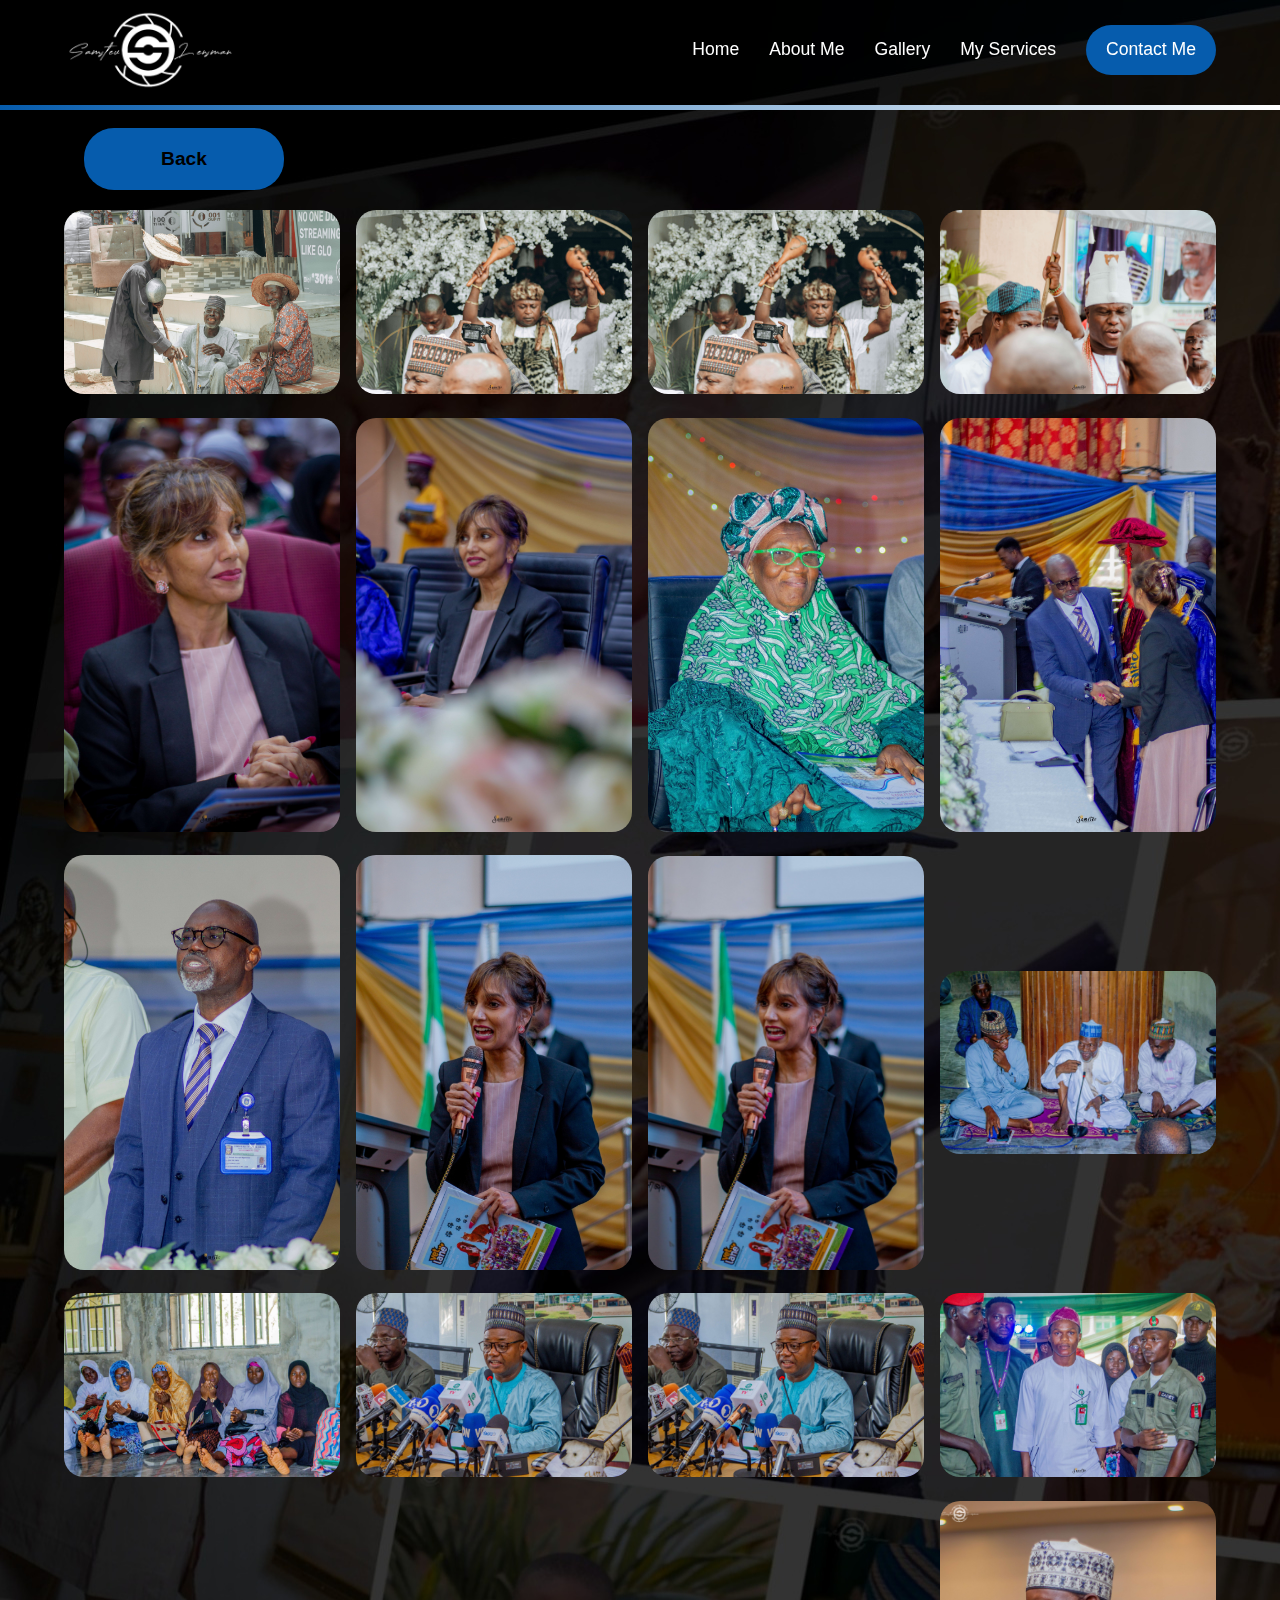
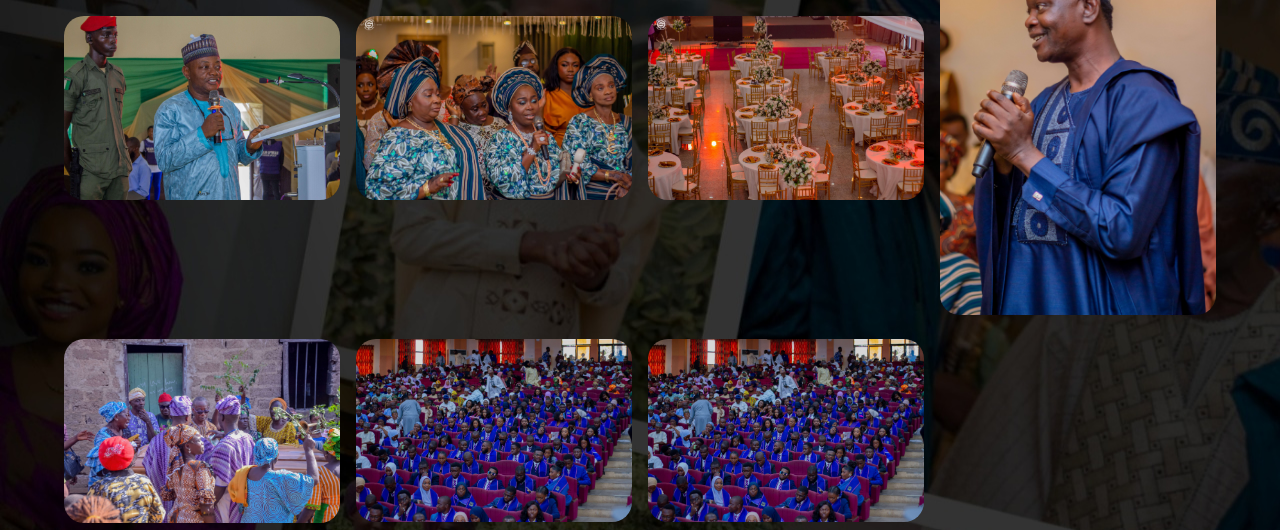
<file: documentary.html>
<!DOCTYPE html>
<html lang="en">
    <head>
        <meta charset="UTF-8">
        <meta name="viewport" content="width=device-width, initial-scale=1.0">
        <meta name="author" content="The Webstr">
        <meta name=" descripton" content="Affordable and trustworthy photography services by Samstev Lensman">
        <meta name="keyword" content="Photography, pictures, events, video coverage, nature photography, documentary, Corporate shots, Weddings and engagements, photo editing, affordable sessions"> 
        <meta http-equiv="X-UA-Compatible" content="IE-edge">
        <link rel="stylesheet" href="samstevoriginal.css">
        <link rel="icon" type="image/x-icon" href="photos/fav.co.jpg">
        <title>Samstev Lensman - Capturing moments, capturing timeless stories</title>
    </head>
    <body>
        <div class="body-about">
            <header>
                <div class="major-container">
                    <div class="flex1">
                        <img src="photos/logo.png" alt="Samstev Lensman Logo" width="15%">
                        <nav>
                            <ul>
                                <li class><a href="index.html">Home</a></li>
                                <li><a href="about.html">About Me</a></li>
                                <li><a href="gallery.html">Gallery</a></li>
                                <li><a href="services.html">My Services</a></li>
                                <li id="contact"><a href="contact.html">Contact Me</a></li>
                            </ul>
                        </nav>
                    </div>
                </div>
            </header>
            <div class="major-container">
                <button class="back-button"><a href="gallery.html">Back</a></button>
                <div class="documentary">
                    <div><a href=""><img src="documentary/IMG_0470.jpg" alt=""></a></div>
                    <div><a href=""><img src="documentary/IMG_0727 (1) (1).jpg" alt=""></a></div>
                    <div><a href=""><img src="documentary/IMG_0727 (1).jpg" alt=""></a></div>
                    <div><a href=""><img src="documentary/IMG_0731.jpg" alt=""></a></div>
                    <div><a href=""><img src="documentary/IMG_0799.jpg" alt=""></a></div>
                    <div><a href=""><img src="documentary/IMG_0821.jpg" alt=""></a></div>
                    <div><a href=""><img src="documentary/IMG_08441732348817693.jpg" alt=""></a></div>
                    <div><a href=""><img src="documentary/IMG_08551732348806672.jpg" alt=""></a></div>
                    <div><a href=""><img src="documentary/IMG_0865 (1).jpg" alt=""></a></div>
                    <div><a href=""><img src="documentary/IMG_0905.jpg" alt=""></a></div>
                    <div><a href=""><img src="documentary/IMG_09051732348822898.jpg" alt=""></a></div>
                    <div><a href=""><img src="documentary/IMG_2106 (1).jpg" alt=""></a></div>
                    <div><a href=""><img src="documentary/IMG_2108 (1).jpg" alt=""></a></div>
                    <div><a href=""><img src="documentary/IMG_2227 (1) (1).jpg" alt=""></a></div>
                    <div><a href=""><img src="documentary/IMG_2227.jpg" alt=""></a></div>
                    <div><a href=""><img src="documentary/IMG_2333.jpg" alt=""></a></div>
                    <div><a href=""><img src="documentary/IMG_2466 (1).jpg" alt=""></a></div>
                    <div><a href=""><img src="documentary/IMG_5678.jpg" alt=""></a></div>
                    <div><a href=""><img src="documentary/IMG_5990.jpg" alt=""></a></div>
                    <div><a href=""><img src="documentary/IMG_5959.jpg" alt=""></a></div>
                    <div><a href=""><img src="documentary/OLB_9136.jpg" alt=""></a></div>
                    <div><a href=""><img src="documentary/IMG_8607 (1) (1).jpg" alt=""></a></div>
                    <div><a href=""><img src="documentary/IMG_8607 (1) (1).jpg" alt=""></a></div>
                </div>
            </div>
        </div>
    </body>
</html>
</file>
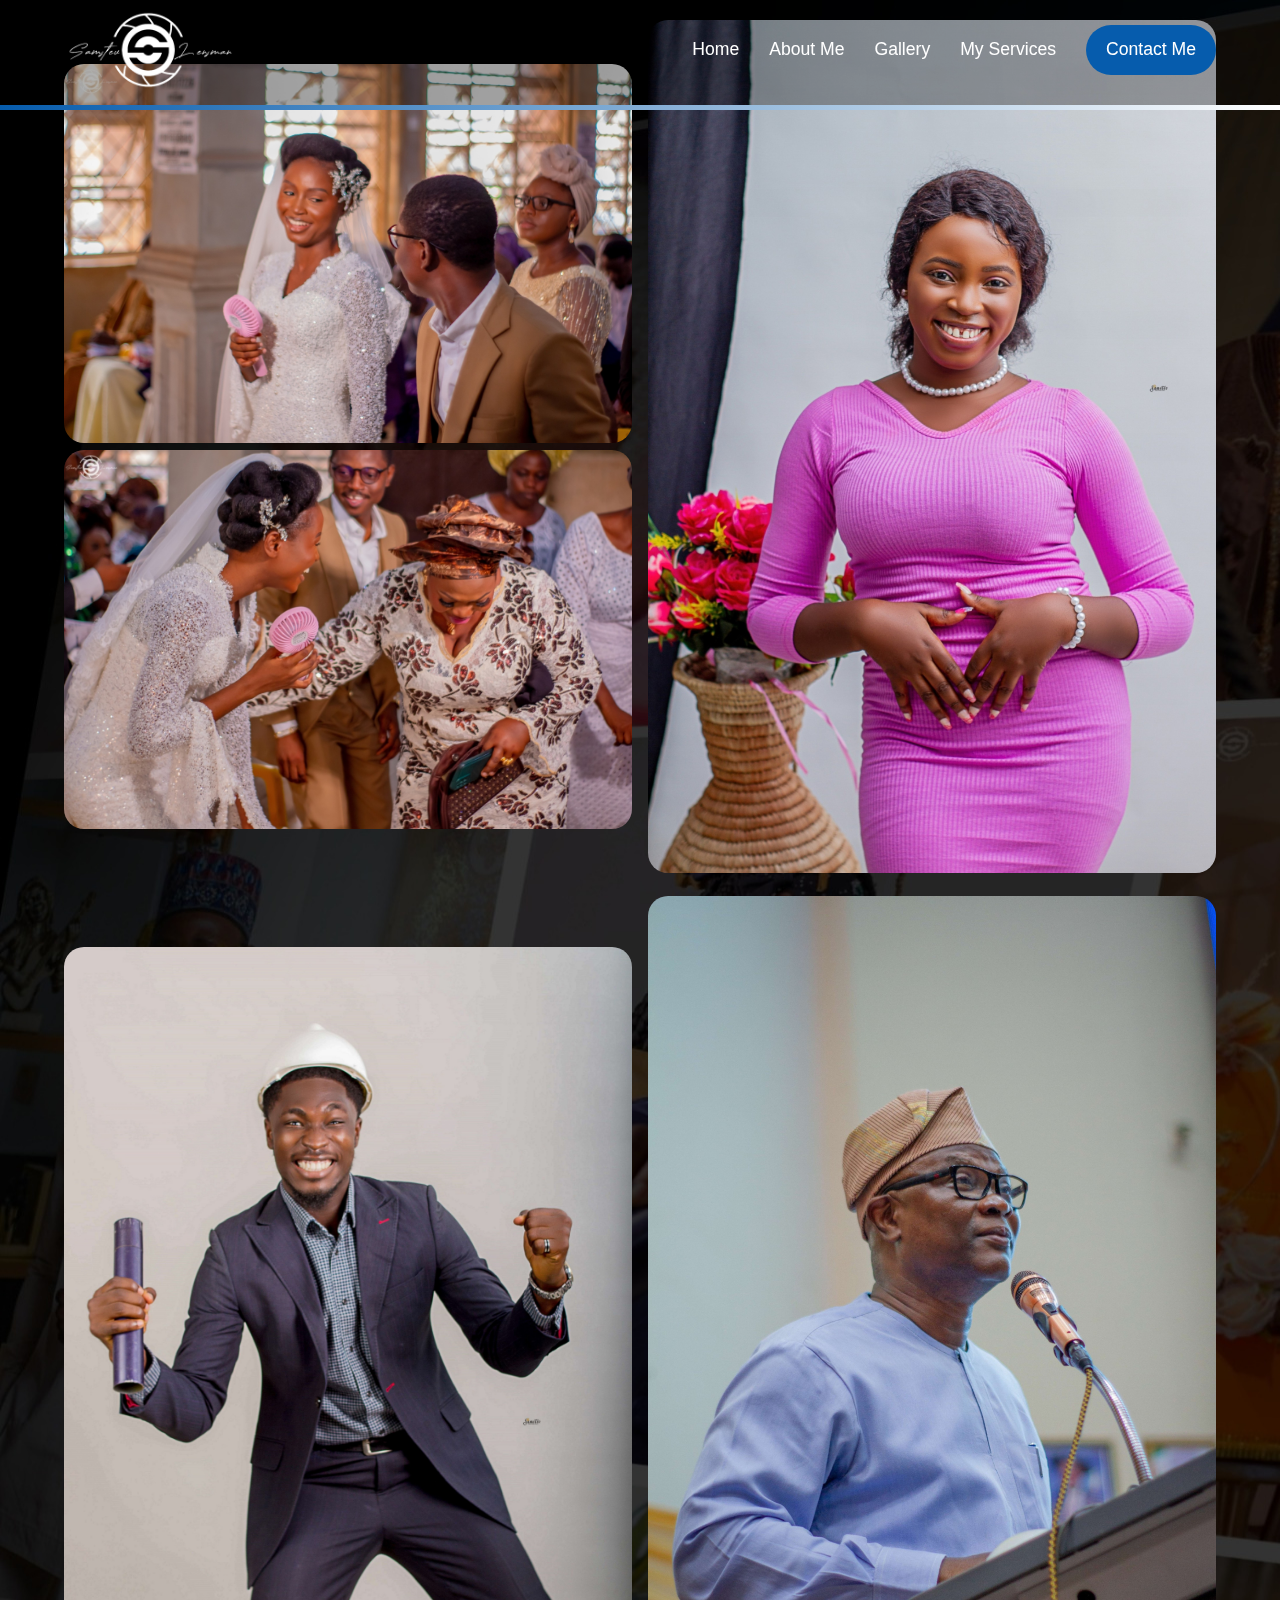
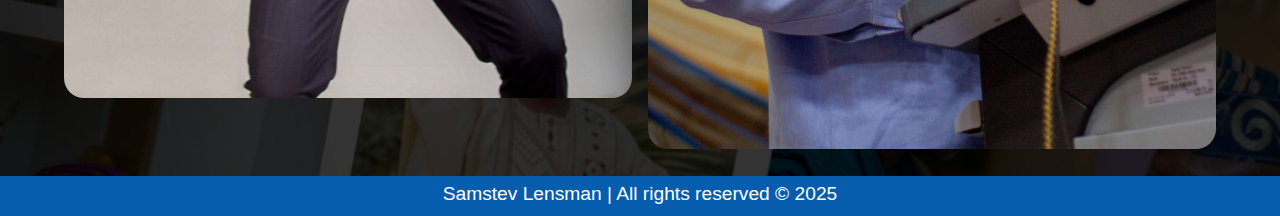
<file: gallery.html>
<!DOCTYPE html>
<html lang="en">
    <head>
        <meta charset="UTF-8">
        <meta name="viewport" content="width=device-width, initial-scale=1.0">
        <meta name="author" content="The Webstr">
        <meta name=" descripton" content="Affordable and trustworthy photography services by Samstev Lensman">
        <meta name="keyword" content="Photography, pictures, events, video coverage, nature photography, documentary, Corporate shots, Weddings and engagements, photo editing, affordable sessions"> 
        <meta http-equiv="X-UA-Compatible" content="IE-edge">
        <link rel="stylesheet" href="samstevoriginal.css">
        <link rel="icon" type="image/x-icon" href="photos/fav.co.jpg">
        <title>Samstev Lensman - Capturing moments, capturing timeless stories</title>
    </head>
    <body>
        <div class="body-about">
            <header>
                <div class="major-container">
                    <div class="flex1">
                        <img src="photos/logo.png" alt="Samstev Lensman Logo" width="15%">
                        <div class="hamburger" onclick="togglemenu">&#9776</div>
                        <nav>
                            <ul>
                                <li class><a href="index.html">Home</a></li>
                                <li><a href="about.html">About Me</a></li>
                                <li><a href="gallery.html">Gallery</a></li>
                                <li><a href="services.html">My Services</a></li>
                                <li id="contact"><a href="contact.html">Contact Me</a></li>
                            </ul>
                        </nav>
                    </div>
                </div>
            </header>
            <section class="galleryx">
                <div class="major-container">
                    <div class="galleryxx">
                        <div class="vbox"> 
                            <img src="photos/IMG_6139.jpg">
                            <img src="photos/IMG_6161.jpg">
                            <div class="h3nbtn1">
                                <h3>Weddings</h3>
                                <button class="btn-grid"><a href="weddings.html">View</a></button>
                            </div>
                        </div>
                        <div class="vbox">
                            <img src="photos/IMG_1494copy.jpg">
                            <div class="h3nbtn2">
                                <h3>Birthdays</h3>
                                <button class="btn-grid"><a href="birthdays.html">View</a></button>
                            </div>
                        </div>
                        <div class="vbox">
                            <img src="photos/left grid2.jpg">
                            <div class="h3nbtn3">
                                <h3>Corporate shots</h3>
                                <button class="btn-grid"><a href="corporate.html">View</a></button>
                            </div>
                        </div>
                        <div class="vbox">
                            <img src="photos/IMG_8210 (1) (1).jpg">
                            <div class="h3nbtn4">
                                <h3>Documentary</h3>
                                <button class="btn-grid"><a href="documentary.html">View</a></button>
                            </div>
                        </div>
                    </div>
                </div>
            </section>
            <div class="p">
                <p>Samstev Lensman | All rights reserved &copy; 2025</p>
            </div>
            <script>
                document.addEventListener("DOMContentLoaded" , function() {
                    const menu = document.getElementsByTagName("nav")[0];
                    const hamburger = document.querySelector(".hamburger");
                    hamburger.addEventListener("click", function () {
                        menu.classList.toggle("active");
                    });
                });
            </script>
    </body>
</html>
</file>
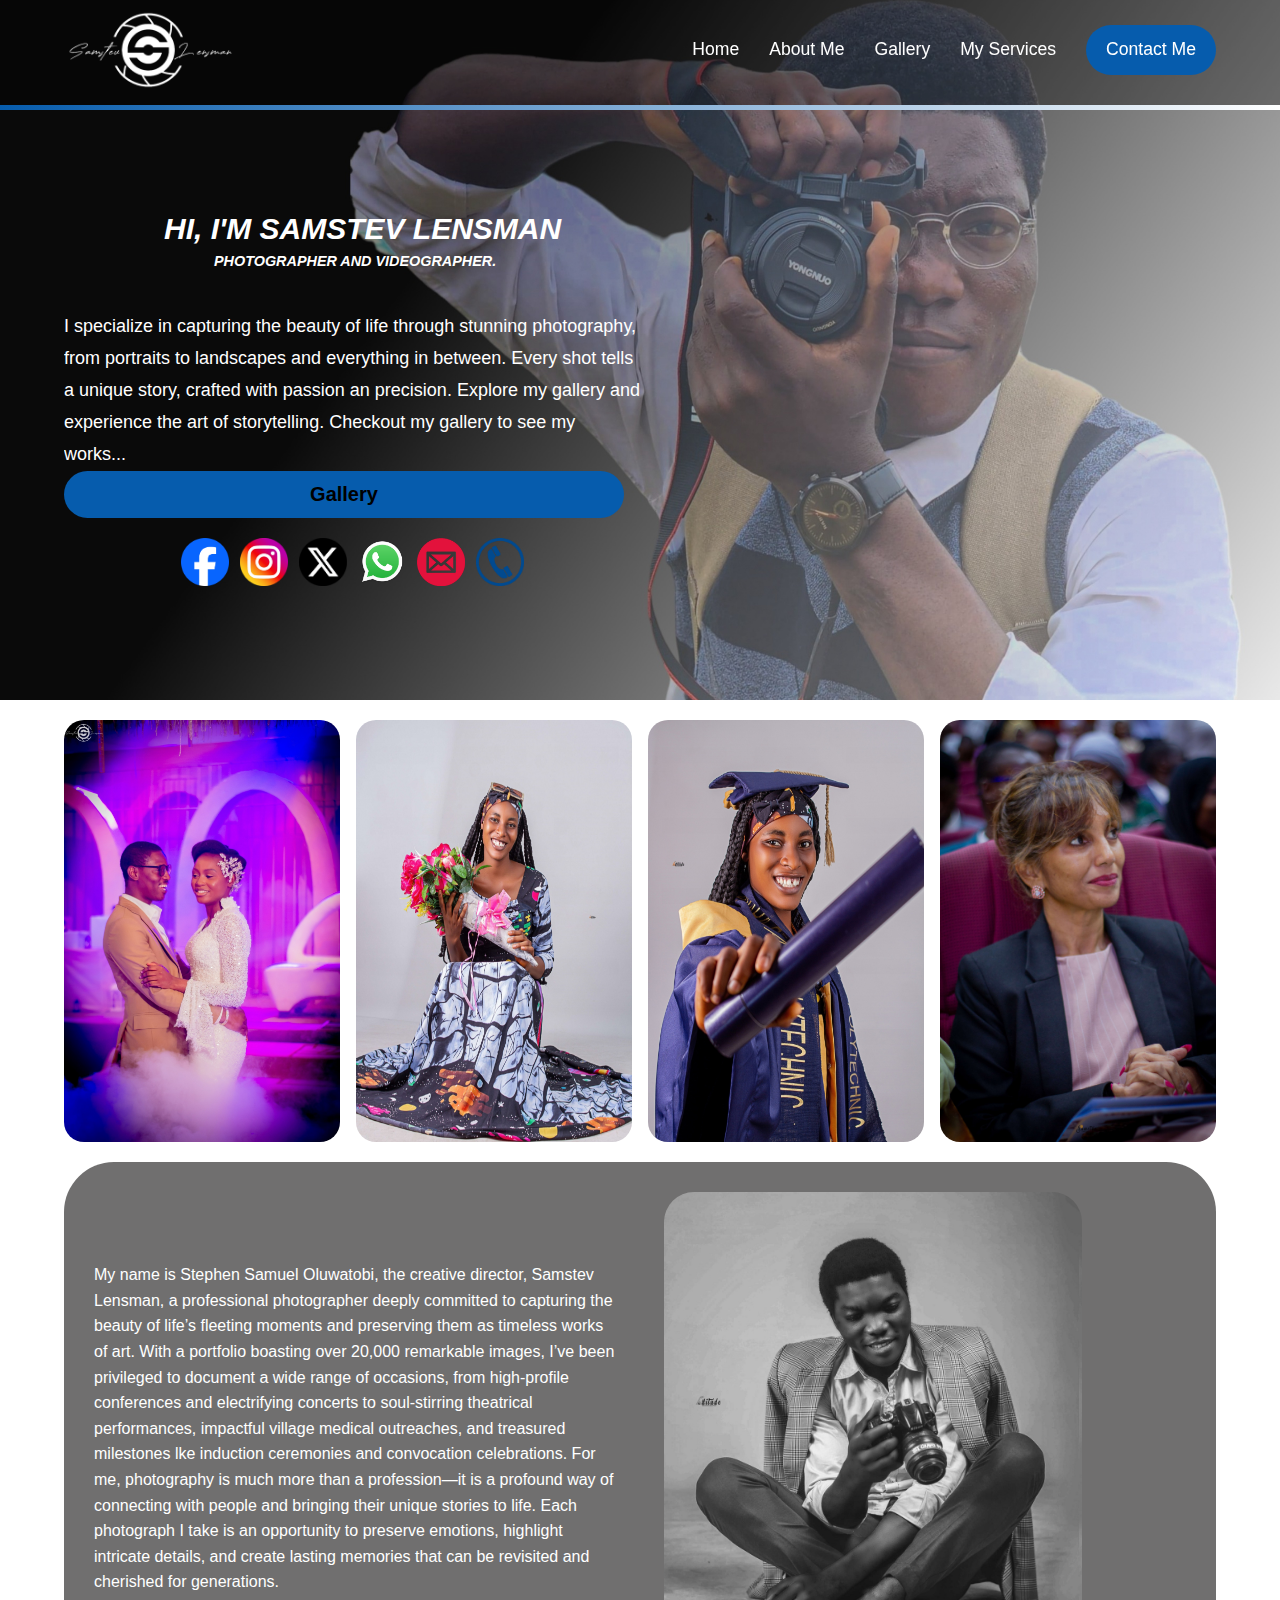
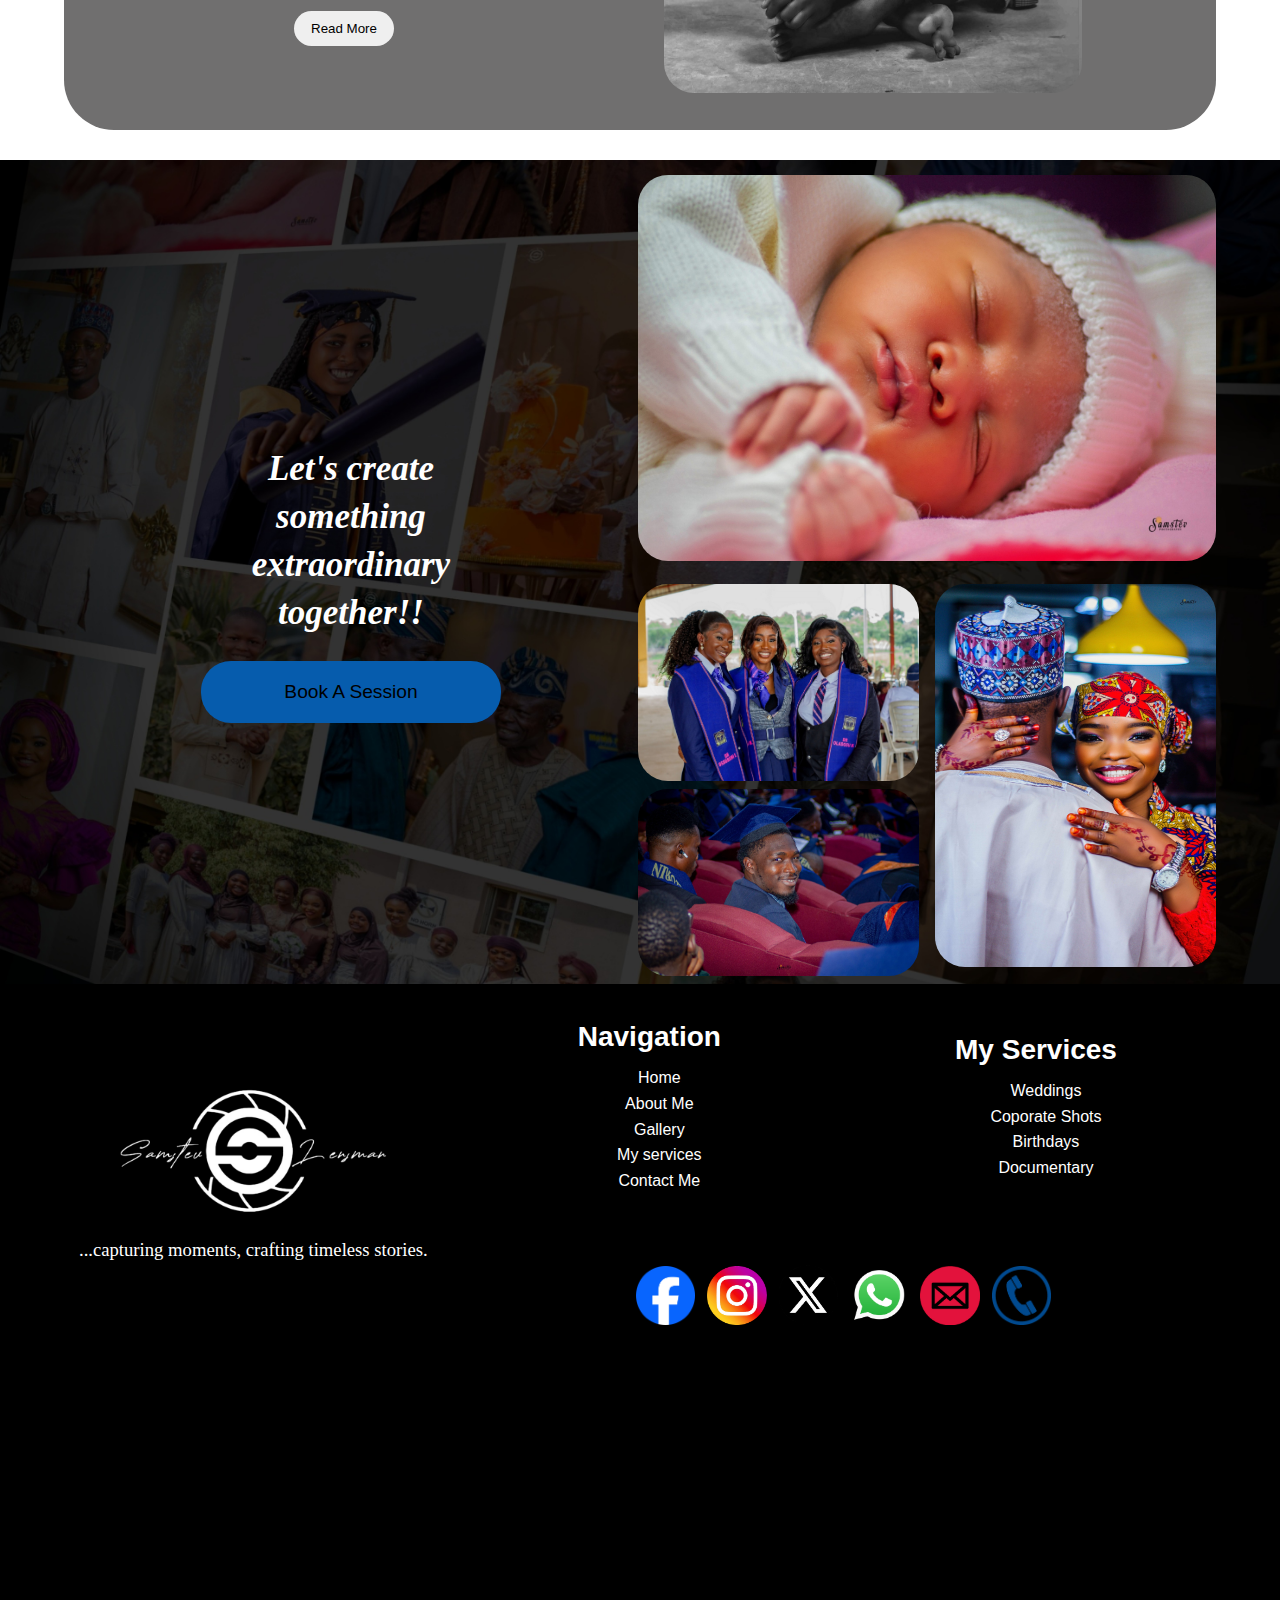
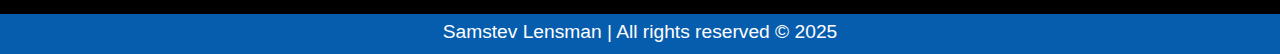
<file: samstevoriginal.html>
<!DOCTYPE html>
<html lang="en">
    <head>
        <meta charset="UTF-8">
        <meta name="author" content="The Webstr">
        <meta name=" description" content="Affordable and trustworthy photography services by Samstev Lensman">
        <meta name="keyword" content="Photography, pictures, events, video coverage, nature photography, documentary, Corporate shots, Weddings and engagements, photo editing, affordable sessions"> 
        <meta http-equiv="X-UA-Compatible" content="IE-edge">
        <link rel="stylesheet" href="samstevoriginal.css">
        <link rel="icon" type="image/x-icon" href="photos/fav.co.jpg">
        <title>Samstev Lensman - Capturing moments, capturing timeless stories</title>
    </head>
    <body>
        <div id="bg">
            <header>
                <div class="major-container">
                    <div class="flex1">
                        <img src="photos/logo.png" alt="Samstev Lensman Logo" width="15%">
                        <div class="hamburger" onclick="togglemenu">&#9776</div>
                        <nav class="nav-menu">
                            <ul>
                                <li class><a href="samstevoriginal.html">Home</a></li>
                                <li><a href="about.html">About Me</a></li>
                                <li><a href="gallery.html">Gallery</a></li>
                                <li><a href="services.html">My Services</a></li>
                                <li id="contact"><a href="contact.html">Contact Me</a></li>
                            </ul>
                        </nav>
                    </div>
                </div>
            </header>
            <main>
                <section id="hero-flex">
                    <div class="major-container">
                        <div class="hero-flex">
                            <div class="hero">
                                <div id="name">
                                    <h2>Hi, I'm Samstev Lensman</h2>
                                    <small>Photographer and Videographer.</small>
                                </div>
                                <p id="short_describe">
                                    I specialize in capturing the beauty of life through stunning photography, from portraits to landscapes and everything in between. Every shot tells a unique story, crafted with passion an precision. Explore my gallery and experience the art of storytelling. Checkout my gallery to see my works...
                                </p>
                                    <button><a href="gallery.html">Gallery</a></button>
                                <div class="sm-icons">
                                    <a href="wwww.facebook.com/samuel.stephen.315080" target="_blank"><img src="photos/facebook.png" alt="Facebook Logo" width="10%"></a>
                                    <a href="https://www.instagram.com/samstev_lensman269?igsh=MXAxaWt6dHF1bGE1eg==" target="_blank"><img src="photos/instagram.png" alt="Instagram Logo" width="10%"></a>
                                    <a href="https://x.com/samstev225?t=w0C_TBRI7AKppU-ulTHghQ&s=09" target="_blank"><img src="photos/x.png" alt="X Logo" width="10%"></a>
                                    <a href="https://wa.me/2349037733412" target="_blank"><img src="photos/WhatsApp-Logo.wine.png" alt="WhatsApp Logo" width="10%"></a>
                                    <a href="stephenmondayoluwatobi225@gmail.com" target="_blank"><img src="photos/email.png" alt="Email Logo" width="10%"></a>
                                    <a href="+234 903 773 3412" target="_blank"><img src="photos/call.png" alt="Call Logo" width="10%"></a>
                                </div>
                            </div>
                        </div>
                    </div>
                </section>
        </div>
            <section id="gallery-grid">
                <div class="major-container">
                    <div id="grid">
                        <div class="boxes1">
                            <img src="photos/IMG_6697.jpg">
                            <div class="h3nbtn1">
                                <h3>Weddings</h3>
                                <button class="btn-grid"><a href="weddings.html">View</a></button>
                            </div> 
                        </div>
                        <div class="boxes2">
                            <img src="photos/_MGL0125 copy.jpg">
                            <div class="h3nbtn2">
                                <h3>Birthdays</h3>
                                <button class="btn-grid"><a href="birthdays.html">View</a></button>
                            </div>
                        </div>
                        <div class="boxes3">
                            <img src="photos/middle grid.jpg">
                            <div class="h3nbtn3">
                                <h3>Corporate shots</h3>
                                <button class="btn-grid"><a href="corporate.html">View</a></button>
                            </div>
                        </div>
                        <div class="boxes4">
                            <img src="photos/IMG_0799 (1).jpg">
                            <div class="h3nbtn4">
                                <h3>Documentary</h3>
                                <button class="btn-grid"><a href="documentary.html">View</a></button>
                            </div>
                        </div>

                    </div>
                </div>
            </section>
            <section class="About-Me">
                <div class="major-container">
                    <div class="abtme">
                        <div>
                            <p>My name is Stephen Samuel Oluwatobi, the creative director, <span>Samstev Lensman</span>, a professional photographer deeply committed to capturing the beauty of life’s fleeting moments and preserving them as timeless works of art. With a portfolio boasting over 20,000 remarkable images, I’ve been privileged to document a wide range of occasions, from high-profile conferences and electrifying concerts to soul-stirring theatrical performances, impactful village medical outreaches, and treasured milestones lke induction ceremonies and convocation celebrations.
                            For me, photography is much more than a profession—it is a profound way of connecting with people and bringing their unique stories to life. Each photograph I take is an opportunity to preserve emotions, highlight intricate details, and create lasting memories that can be revisited and cherished for generations.</p>
                            <button><a href="about.html">Read More</a></button>
                        </div>
                        <div class="samstev">
                            <a href="photos/IMG12.jpg" target="_blank"><img src="photos/IMG12.jpg" width="80%"></a>
                        </div>
                    </div>
                </div>
            </section>
            <section id="blurbg">
                <div class="major-container">
                    <div class="playsection">
                        <div class="bbtnxx">
                            <h1>Let's create something extraordinary together!!</h1>
                            <button class="btnxx"><a href="contact.html">Book A Session</a></button>
                        </div>
                        <div class="playimages">
                            <div id="img1"><a href="photos/grid3.jpg" target="_blank"><img src="photos/grid3.jpg"></a></div>
                            <div id="img2">
                                <a href="photos/gridf.jpg" target="_blank"><img src="photos/gridf.jpg"></a>
                                <a href="photos/IMG_2578.jpg" target="_blank"><img src="photos/IMG_2578.jpg"></a>
                            </div>
                            <div id="img3"><a href="photos/grid4.jpg" target="_blank"><img src="photos/grid4.jpg"></a></div>
                        </div>
                    </div> 
                </div>
            </section>
        </main>
            <footer>
                <div class="major-container">
                    <div class="details">
                        <div class="phrase">
                            <a href="samstevoriginal.html"><img src="photos/logo.png" alt="Samstev Lensman  Logo" width="75%"></a>
                            <small>...capturing moments, crafting timeless stories.</small>
                        </div>
                        <div class="navigation">
                            <div class="rev">
                                <div id="navigation">
                                    <h3>
                                        Navigation
                                    </h3>
                                        <ul>
                                            <li><a href="samstevoriginal.html">Home</a></li>
                                            <li><a href="about.html">About Me</a></li>
                                            <li><a href="gallery.html">Gallery</a></li>
                                            <li><a href="services.html">My services</a></li>
                                            <li><a href="contact.html">Contact Me</a></li>
                                        </ul>
                                </div>
                                <div id="myservices">
                                    <h3>
                                        My  Services
                                    </h3>
                                        <ul>
                                            <li><a href="weddings.html">Weddings</a></li>
                                            <li><a href="corporate.html">Coporate Shots</a></li>
                                            <li><a href="birthdays.html">Birthdays</a></li>
                                            <li><a href="documentary.html">Documentary</a></li>
                                        </ul>
                                </div>
                            </div>
                            <div id="contactme">
                                <ul class="sm-icons">
                                    <a href="wwww.facebook.com/samuel.stephen.315080" target="_blank"><img src="photos/facebook.png" alt="Facebook Logo" width="10%"></a>
                                    <a href="https://www.instagram.com/samstev_lensman269?igsh=MXAxaWt6dHF1bGE1eg==" target="_blank"><img src="photos/instagram.png" alt="Instagram Logo" width="10%"></a>
                                    <a href="https://x.com/samstev225?t=w0C_TBRI7AKppU-ulTHghQ&s=09" target="_blank"><img src="photos/x.png" alt="X Logo" width="10%"></a>
                                    <a href="https://wa.me/2349037733412" target="_blank"><img src="photos/WhatsApp-Logo.wine.png" alt="WhatsApp Logo" width="10%"></a>
                                    <a href="stephenmondayoluwatobi225@gmail.com" target="_blank"><img src="photos/email.png" alt="Email Logo" width="10%"></a>
                                    <a href="+234 903 773 3412" target="_blank"><img src="photos/call.png" alt="Call Logo" width="10%"></a>
                                </ul>
                            </div>
                        </div>
                    </div>
                </div>
            </footer>
            <div class="p">
                <p>Samstev Lensman | All rights reserved &copy; 2025</p>
            </div>
            <script>
                document.addEventListener("DOMContentLoaded" , function() {
                    const menu = document.getElementsByTagName("nav")[0];
                    const hamburger = document.querySelector(".hamburger");
                    hamburger.addEventListener("click", function () {
                        menu.classList.toggle("active");
                    });
                });
            </script>
    </body>
</html>
</file>
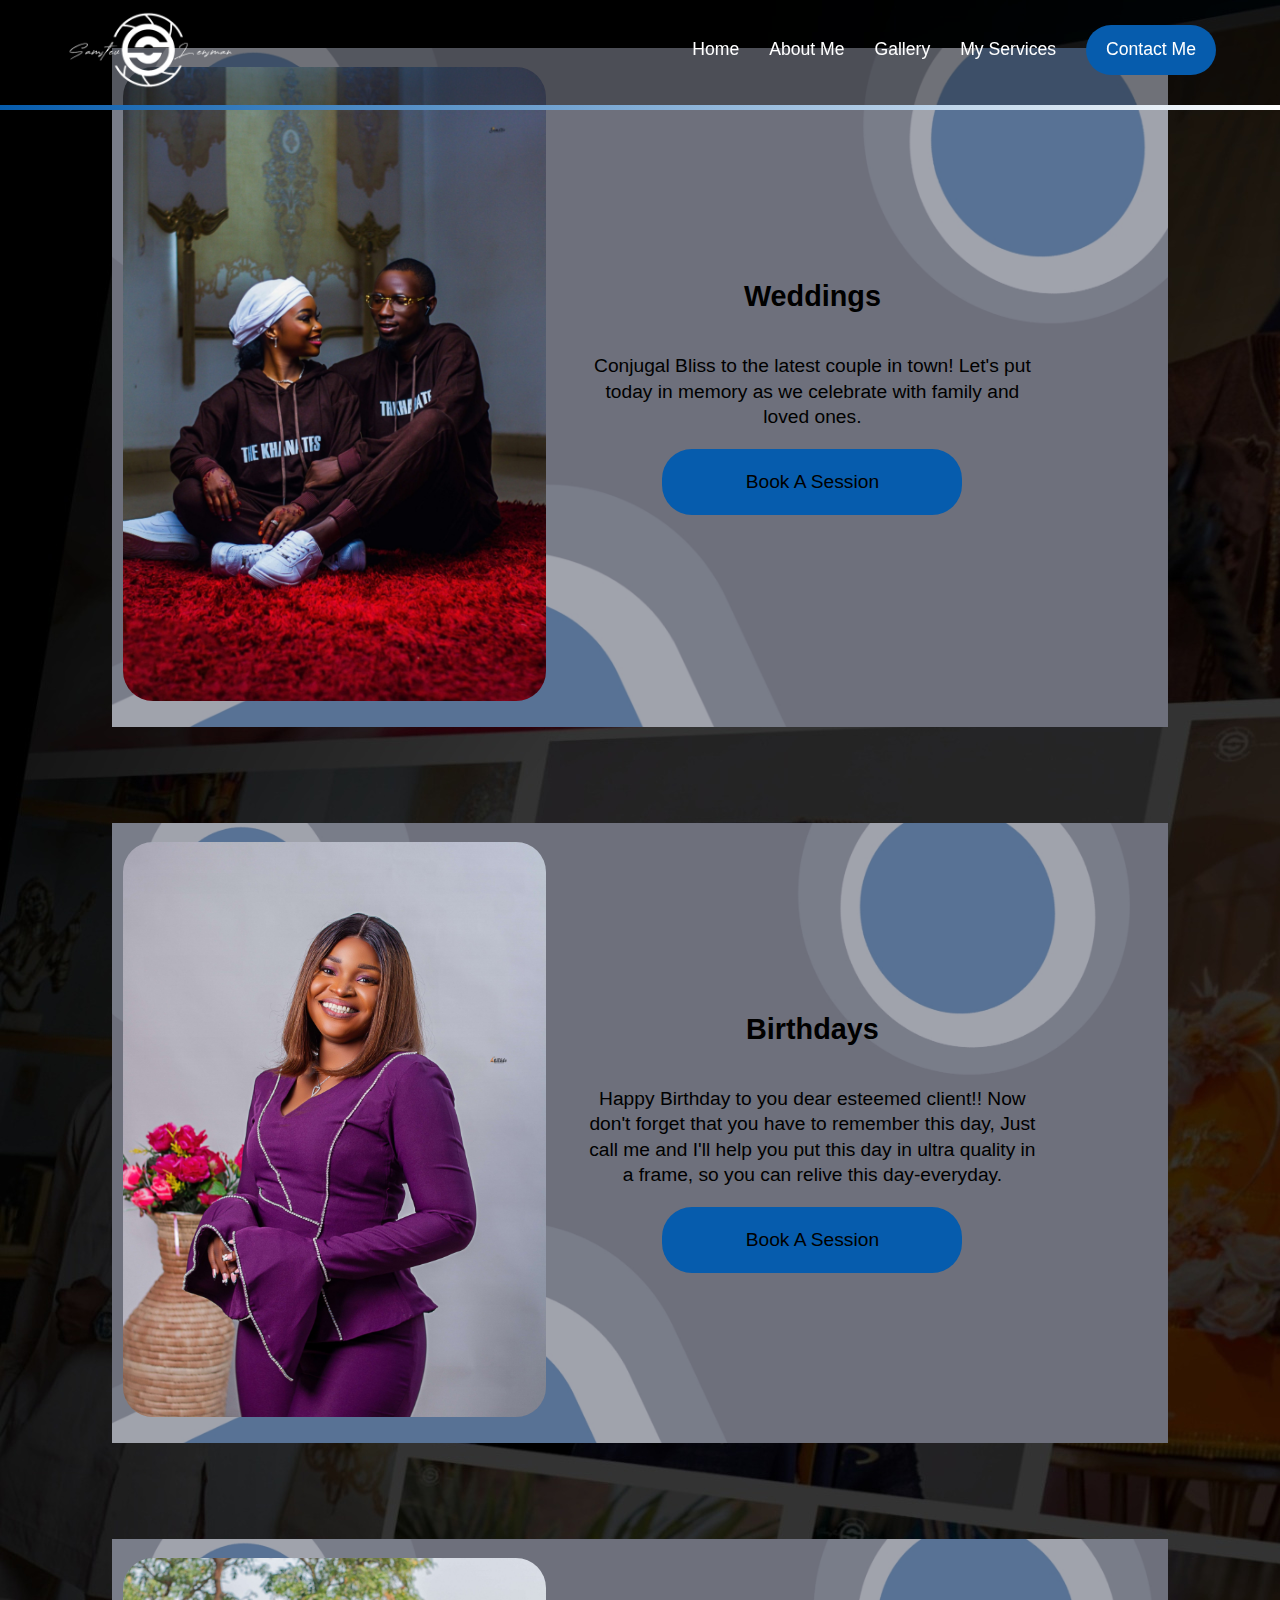
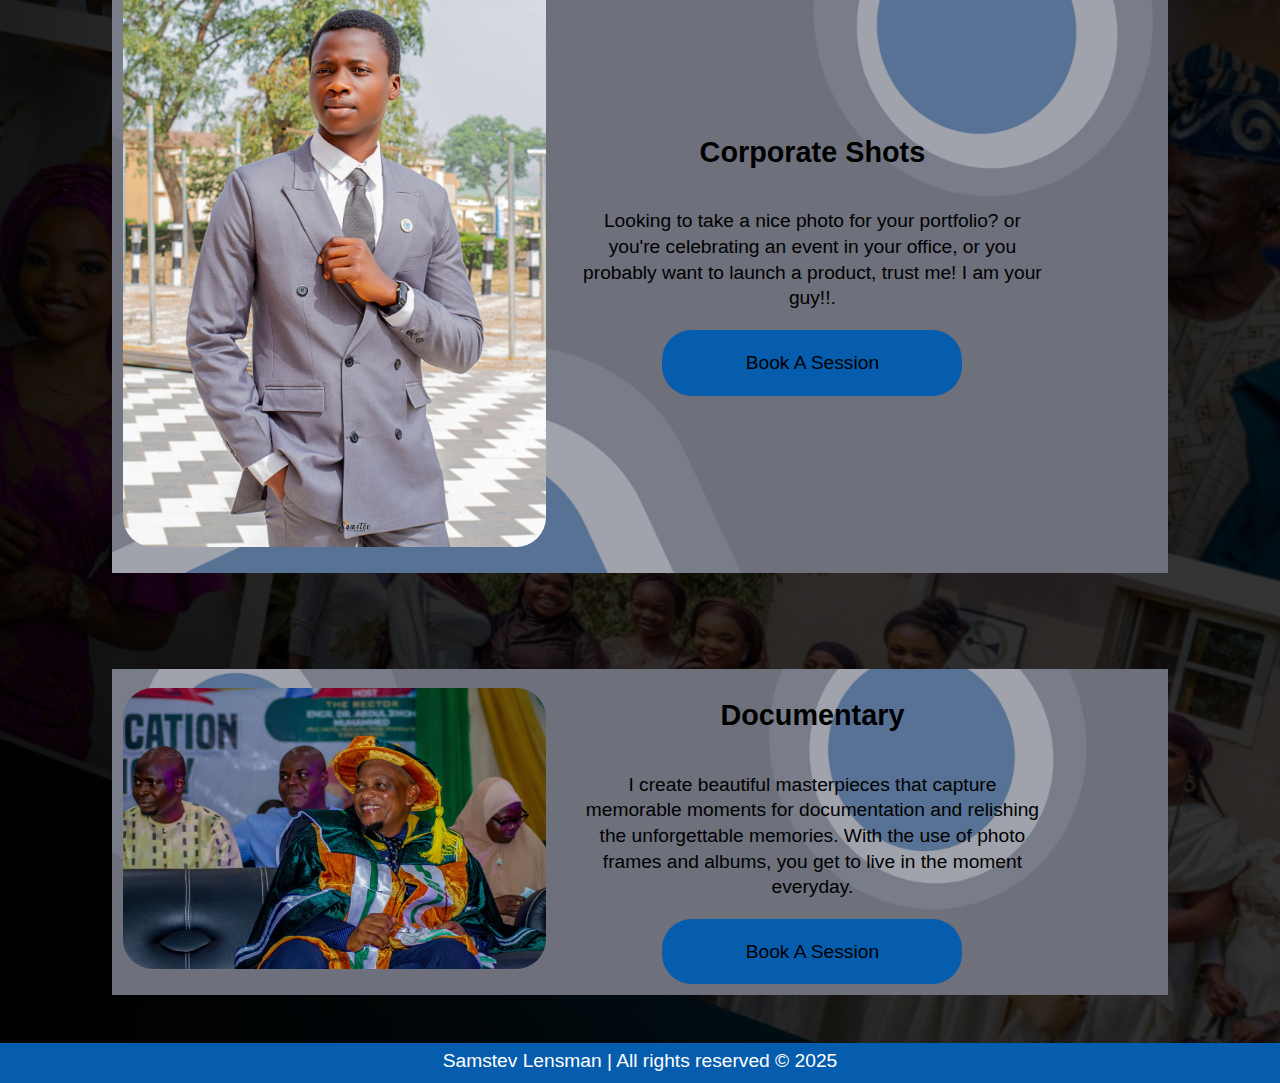
<file: services.html>
<!DOCTYPE html>
<html lang="en">
    <head>
        <meta charset="UTF-8">
        <meta name="viewport" content="width=device-width, initial-scale=1.0">
        <meta name="author" content="The Webstr">
        <meta name=" descripton" content="Affordable and trustworthy photography services by Samstev Lensman">
        <meta name="keyword" content="Photography, pictures, events, video coverage, nature photography, documentary, Corporate shots, Weddings and engagements, photo editing, affordable sessions"> 
        <meta http-equiv="X-UA-Compatible" content="IE-edge">
        <link rel="stylesheet" href="samstevoriginal.css">
        <link rel="icon" type="image/x-icon" href="photos/fav.co.jpg">
        <title>Samstev Lensman - Capturing moments, capturing timeless stories</title>
    </head>
    <body>
        <div class="body-about">
        <header>
            <div class="major-container">
                <div class="flex1">
                    <img src="photos/logo.png" alt="Samstev Lensman Logo" width="15%">
                    <div class="hamburger" onclick="togglemenu">&#9776</div>
                    <nav>
                        <ul>
                            <li class><a href="index.html">Home</a></li>
                            <li><a href="about.html">About Me</a></li>
                            <li><a href="gallery.html">Gallery</a></li>
                            <li><a href="services.html">My Services</a></li>
                            <li id="contact"><a href="contact.html">Contact Me</a></li>
                        </ul>
                    </nav>
                </div>
            </div>
        </header>
            <div class="dv">
                <section class="marry">
                    <div class="major-container">
                        <div class="marryxx">
                            <a href="photos/couple1.jpg" target="_blank"><img src="photos/couple1.jpg"></a>
                            <div class="content">
                                <h2>Weddings</h2>
                                <p>Conjugal Bliss to the latest couple in town! Let's put today in memory as we celebrate with family and loved ones.</p>
                                <buttton class="btnxx"><a href="contact.html">Book A Session</a></buttton>
                            </div>
                        </div>
                    </div>
                </section>
                <section class="marry">
                    <div class="major-container">
                        <div class="marryxx">
                            <a href="photos/left grid1.jpg" target="_blank"><img src="photos/left grid1.jpg"></a>
                            <div class="content">
                                <h2>Birthdays</h2>
                                <p>Happy Birthday to you dear esteemed client!! Now don't forget that you have to remember this day, Just call me and I'll help you put this day in ultra quality in a frame, so you can relive this day-everyday.</p>
                                <buttton class="btnxx"><a href="contact.html">Book A Session</a></buttton>
                            </div>
                        </div>
                    </div>
                </section>
        
                <section class="marry">
                    <div class="major-container">
                        <div class="marryxx">
                            <a href="photos/IMG_5062 copy.jpg" target="_blank"><img src="photos/IMG_5062 copy.jpg"></a>
                            <div class="content">
                                <h2>Corporate Shots</h2>
                                <p>Looking to take a nice photo for your portfolio? or you're celebrating an event in your office, or you probably want to launch a product, trust me!  I am your guy!!.</p>
                                <buttton class="btnxx"><a href="contact.html">Book A Session</a></buttton>
                            </div>
                        </div>
                    </div>
                </section>
        
                <section class="marry">
                    <div class="major-container">
                        <div class="marryxx">
                            <a href="photos/IMG_2630.jpg" target="_blank"><img src="photos/IMG_2630.jpg"></a>
                            <div class="content">
                                <h2>Documentary</h2>
                                <p>I create beautiful masterpieces that capture memorable moments for documentation and relishing the unforgettable memories. With the use of photo frames and albums, you get to live in the moment everyday.</p>
                                <buttton class="btnxx"><a href="contact.html">Book A Session</a></buttton>
                            </div>
                        </div>
                    </div>
                </section>
            </div>
        </div>
            <div class="p">
                <p>Samstev Lensman | All rights reserved &copy; 2025</p>
            </div>
            <script>
                document.addEventListener("DOMContentLoaded" , function() {
                    const menu = document.getElementsByTagName("nav")[0];
                    const hamburger = document.querySelector(".hamburger");
                    hamburger.addEventListener("click", function () {
                        menu.classList.toggle("active");
                    });
                });
            </script>
    </body>
</html>
</file>
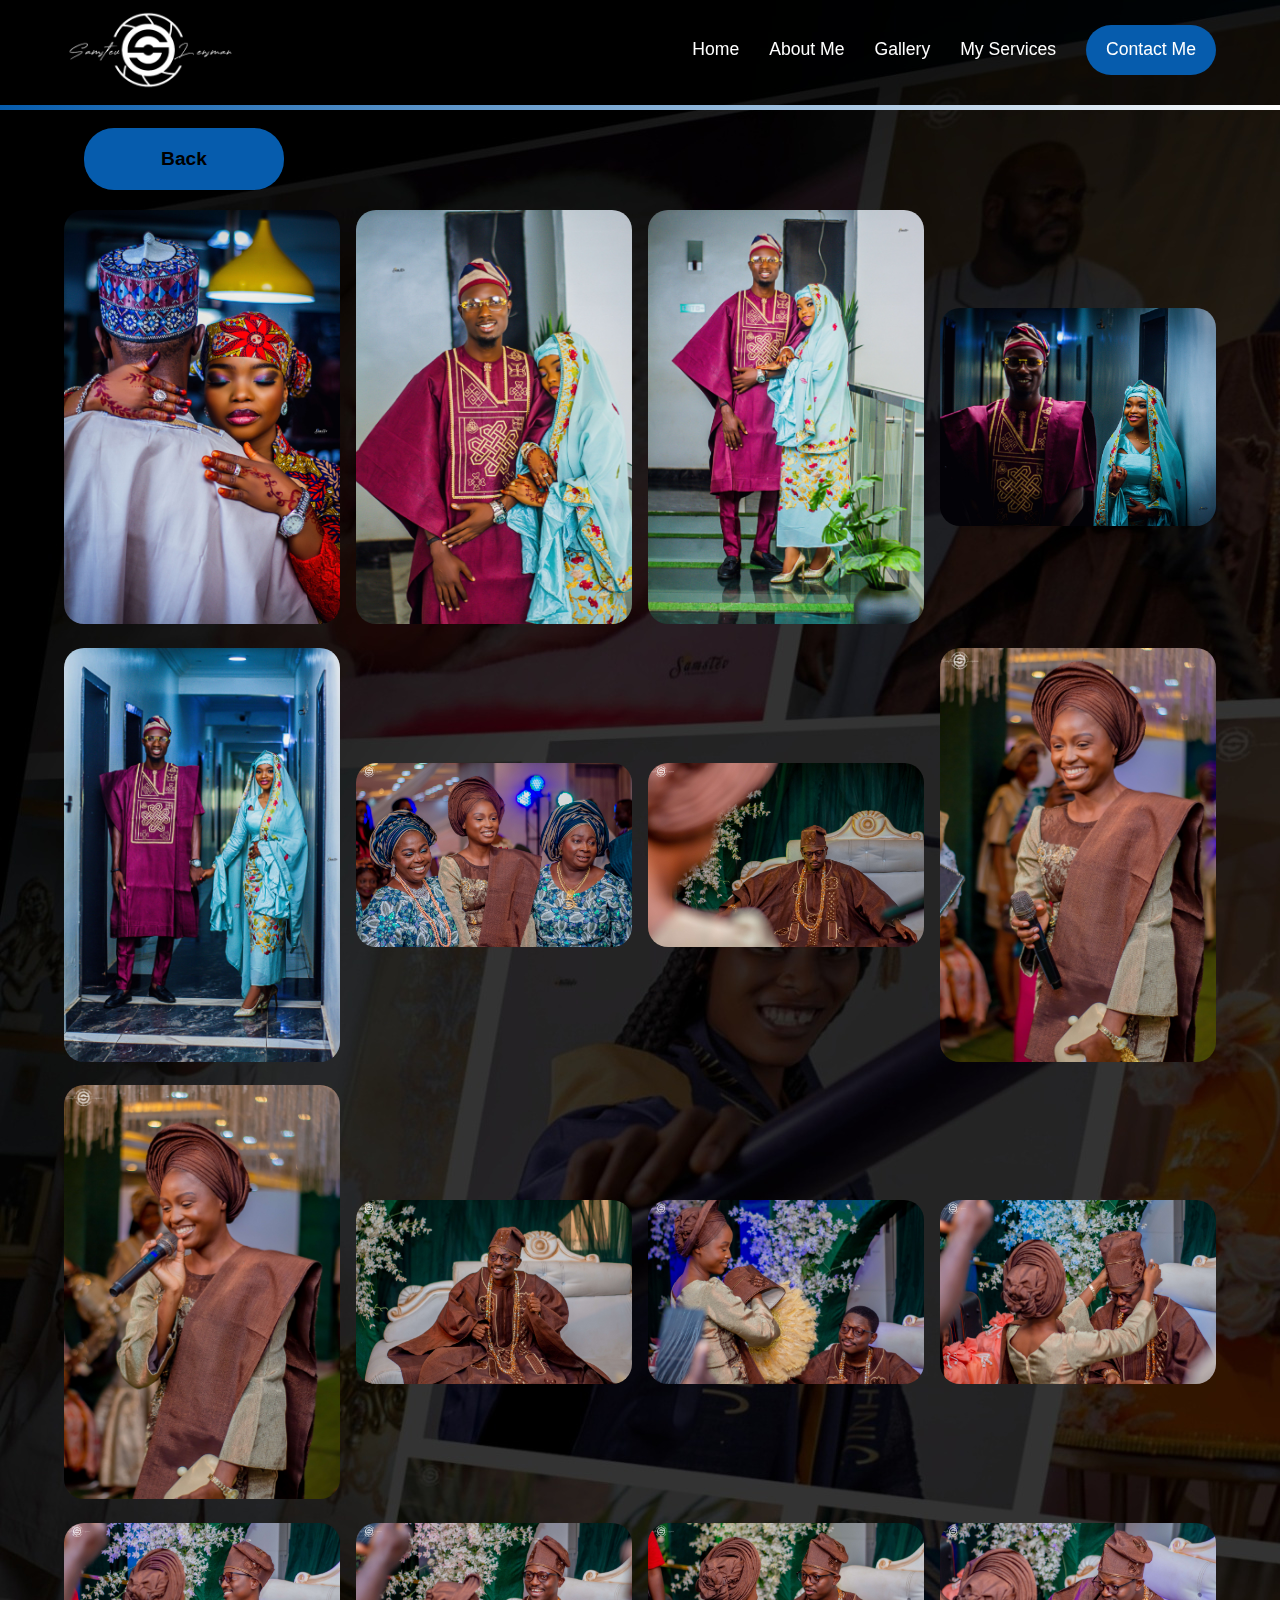
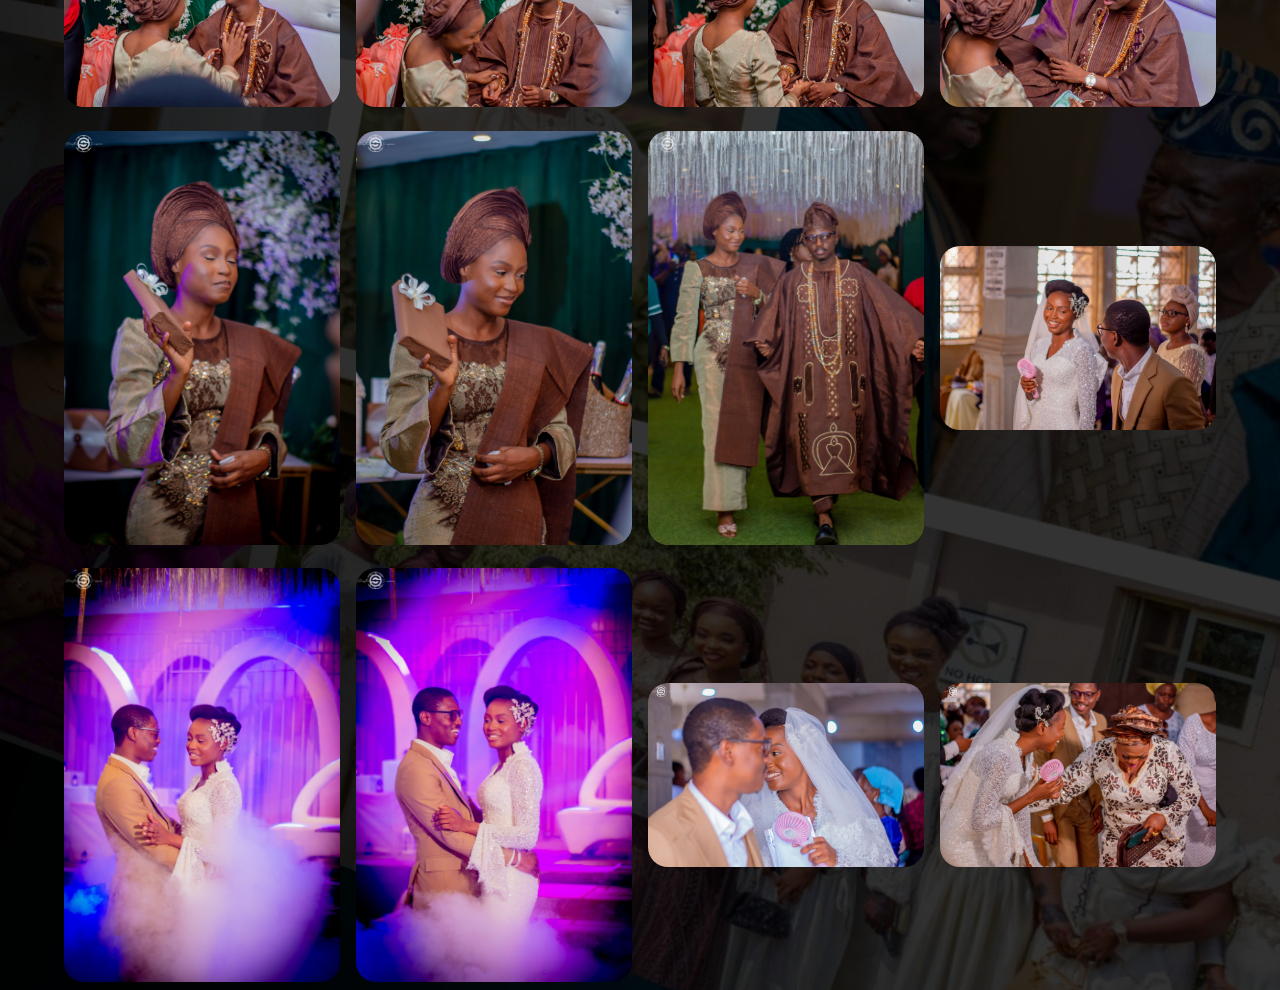
<file: weddings.html>
<!DOCTYPE html>
<html lang="en">
    <head>
        <meta charset="UTF-8">
        <meta name="viewport" content="width=device-width, initial-scale=1.0">
        <meta name="author" content="The Webstr">
        <meta name=" descripton" content="Affordable and trustworthy photography services by Samstev Lensman">
        <meta name="keyword" content="Photography, pictures, events, video coverage, nature photography, documentary, Corporate shots, Weddings and engagements, photo editing, affordable sessions"> 
        <meta http-equiv="X-UA-Compatible" content="IE-edge">
        <link rel="stylesheet" href="samstevoriginal.css">
        <link rel="icon" type="image/x-icon" href="photos/fav.co.jpg">
        <title>Samstev Lensman - Capturing moments, capturing timeless stories</title>
    </head>
    <body>
        <div class="body-about">
            <header>
                <div class="major-container">
                    <div class="flex1">
                        <img src="photos/logo.png" alt="Samstev Lensman Logo" width="15%">
                        <nav>
                            <ul>
                                <li class><a href="index.html">Home</a></li>
                                <li><a href="about.html">About Me</a></li>
                                <li><a href="gallery.html">Gallery</a></li>
                                <li><a href="services.html">My Services</a></li>
                                <li id="contact"><a href="contact.html">Contact Me</a></li>
                            </ul>
                        </nav>
                    </div>
                </div>
            </header>
            <div class="major-container">
                <button class="back-button"><a href="gallery.html">Back</a></button>
                <div class="documentary">
                    <div><a href=""><img src="weddings/IMG_3745 copy.jpg" alt=""></a></div>
                    <div><a href=""><img src="weddings/IMG_3747 copy.jpg" alt=""></a></div>
                    <div><a href=""><img src="weddings/IMG_3750 copy.jpg" alt=""></a></div>
                    <div><a href=""><img src="weddings/IMG_3771 copy.jpg" alt=""></a></div>
                    <div><a href=""><img src="weddings/IMG_3774 copy.jpg" alt=""></a></div>
                    <div><a href=""><img src="weddings/IMG_5896.jpg" alt=""></a></div>
                    <div><a href=""><img src="weddings/IMG_5897.jpg" alt=""></a></div>
                    <div><a href=""><img src="weddings/IMG_5898.jpg" alt=""></a></div>
                    <div><a href=""><img src="weddings/IMG_5900.jpg" alt=""></a></div>
                    <div><a href=""><img src="weddings/IMG_5902.jpg" alt=""></a></div>
                    <div><a href=""><img src="weddings/IMG_5907.jpg" alt=""></a></div>
                    <div><a href=""><img src="weddings/IMG_5909.jpg" alt=""></a></div>
                    <div><a href=""><img src="weddings/IMG_5913.jpg" alt=""></a></div>
                    <div><a href=""><img src="weddings/IMG_5914.jpg" alt=""></a></div>
                    <div><a href=""><img src="weddings/IMG_5916.jpg" alt=""></a></div>
                    <div><a href=""><img src="weddings/IMG_5920.jpg" alt=""></a></div>
                    <div><a href=""><img src="weddings/IMG_5923.jpg" alt=""></a></div>
                    <div><a href=""><img src="weddings/IMG_5925.jpg" alt=""></a></div>
                    <div><a href=""><img src="weddings/IMG_5929.jpg" alt=""></a></div>
                    <div><a href=""><img src="weddings/IMG_6139.jpg" alt=""></a></div>
                    <div><a href=""><img src="weddings/IMG_6698.jpg" alt=""></a></div>
                    <div><a href=""><img src="weddings/IMG_6697.jpg" alt=""></a></div>
                    <div><a href=""><img src="weddings/IMG_6290.jpg" alt=""></a></div>
                    <div><a href=""><img src="weddings/IMG_6161.jpg" alt=""></a></div>
                </div>
            </div>
        </div>
    </body>
</html>
</file>
<file: samstevoriginal.css>
:root{
    --primary-color: rgb(6, 92, 173);
    --overlay-color: black;
    --menu-speed: 0.75s;
}

*{
    box-sizing: border-box;
}

body{
    font-family: Arial, Helvetica, sans-serif;
    background-color: white;
    font-size: 16px;
    line-height: 1.6em;
    padding: 0;
    margin: 0;
    width: 100vw;
}

.major-container{
    width: 90%;
    margin: auto;
    overflow: hidden;
}

a{
    text-decoration: none;
    color: black;
    cursor: pointer;
}

img{
    cursor: pointer;
}

a:hover{
    color: var(--primary-color);
}

ul{
    list-style: none;
}

header a{
    font-size: 1.1rem;
    color: white;
}

header a:hover{
    color: var(--primary-color);
    text-decoration: underline;
    text-underline-offset: 10px;
}


header{
    background-color: rgba(0, 0, 0, 0.3);
    padding-bottom: 5px;
    height: 110px;
    color: white;
    border-bottom: 5px;
    border-image-source: linear-gradient(to right, var(--primary-color), white);
    border-bottom-style: solid;
    border-image-slice: 1;
    display: flex;
    justify-content: space-between;
    align-items: center;
    position: fixed;
    z-index: 2;
}

.hamburger{
    display: none;
    font-size: 30px;
    cursor: pointer;
    color: white;
    padding: 10px;
}

.flex1{
    display: flex;
    justify-content: space-between;
    align-items: center;
}

header ul{
    display: flex;
    align-items: center;
    justify-content: space-between;
}

header li{
    padding-left: 30px;
}

#contact{
    background-color: var(--primary-color);
    padding: 12px 20px;
    border-radius: 25px 25px 25px 25px;
    margin-left: 30px;
}

#contact a:hover{
    text-decoration: none;
    font-style: italic;
    color: white;
    text-transform: uppercase;
    transition: 0.7s;
}

#bg{
    background-image: url(photos/eeeee.jpg);
    background-size: cover;
    min-height: 700px;
    background-repeat: no-repeat;
    background-position: center;
    color: white;
}

#hero-flex a:hover{
    color: white;
}

.hero{
    display: block;
    width: 50%;
    padding-top: 200px;
}

#hero-flex h2{
    margin: 0;
    font-size: 30px;
    font-weight: bold;
    font-style: oblique;
    color: white;
    padding-bottom: 5px;
}

#hero-flex small{
   font-size: 0.9rem;
   padding-left: 50px;
   font-style: italic; 
}

#hero-flex #name{
    margin: 0px 0px 20px 70px;
    padding-left: 30px;
}

#hero-flex p{
    line-height: 2rem;
    font-size: 18px;
    margin: 0;
}

#hero-flex button{
    padding: 12px 40px;
    color: white;
    background-color: var(--primary-color);
    font-size: 20px;
    margin: 1px 0px 20px 0px;
    border: none;
    border-radius: 30px 30px;
    font-weight: bold;
    width: 560px;
}

.sm-icons{
    margin-left: 80px;
    padding-left: 30px;
    width:100%;
}

.sm-icons img{
    padding-left: 7px;
    transition: 0.5s;
}

.sm-icons img:hover{
    width: 13%;
}

#blurbg{
    background-image: url(photos/sectionbg.jpg);
    background-size: cover;
    min-height: 500px;
    background-repeat: no-repeat;
    background-position: center;
    color: white;
}

.playsection{
    display: flex;
    align-items: center;
    justify-content: center;
}

.playsection h1{
    font-size: 35px;
    line-height: 3rem;
    text-align: center;
    font-style: oblique;
    font-family: oswald;
    width: 35%;
    
}

.playsection .bbtnxx{
    display: flex;
    flex-direction: column;
    justify-content: center;
    align-items: center;
}

.btnxx{
    width: 300px;
    padding: 20px 0px;
    background-color: var(--primary-color);
    border: none;
    border-radius: 30px;
    font-size: 1.2rem;
}

.btnxx a:hover{
    color: white;
}

.playimages{
    margin-top: 15px;
    display: grid;
    grid-template-columns: 1fr 1fr;
    gap: 1rem;
    width: 60%;
}

.playimages img{
    width: 100%;
    border-radius: 30px;
}

#img1{
    grid-column: 1/3;
}

#gallery-grid #grid{
    display: grid;
    grid-template-columns: repeat(4,1fr);
    grid-gap: 1rem;
    justify-content: space-around;
    height: fit-content;
    margin: 20px 0px;
}

#gallery-grid #grid img{
    width: 100%;
    height: 100%;
    border-radius: 20px;
}

#gallery-grid #grid .boxes1, .boxes2, .boxes3, .boxes4{
    position: relative;
}

#gallery-grid #grid .h3nbtn1, .h3nbtn2, .h3nbtn3, .h3nbtn4{
    position: absolute;
    top: 0;
    left: 0;
    flex-direction: column;
    display: flex;
    justify-content: center;
    text-align: center;
    align-items: center;
    border-radius: 20px;
    background: rgba(0, 0, 0, 0.8);
    opacity: 0;
    width: 100%;
    height: 100%;
    transition: 0.7s;
}

#gallery-grid #grid .h3nbtn1, .h3nbtn2, .h3nbtn3, .h3nbtn4 h3{
    text-transform: uppercase;
    font-size: 30px;
    color: white;
    line-height: 1.9rem;
}

.btn-grid{
    width: 90px;
    padding: 20px;
    border: none;
    border-radius: 14px;
    background-color: var(--primary-color);
    font-size: 1.4rem;
}

.btn-grid a:hover{
    text-decoration: underline;
    text-underline-offset: 12px;
    color: white;
}

#gallery-grid #grid .h3nbtn1:hover{
    opacity: 1;
}

#gallery-grid #grid .h3nbtn2:hover{
    opacity: 1;
}

#gallery-grid #grid .h3nbtn3:hover{
    opacity: 1;
}

#gallery-grid #grid .h3nbtn4:hover{
    opacity: 1;
}



.About-Me{
    background: white;
    color: rgb(34, 32, 32);
    margin: 0;
    padding: 0;
}


.abtme{
    display: grid;
    grid-template-columns: 1fr 1fr;
    gap: 2rem;
    color: white;
    background-color: #706f6f;
    border-radius: 50px;
    justify-content: space-around;
    align-items: center;
    width: fit-content;
    padding: 30px;
    margin-bottom: 30px;
    column-gap: 3rem;
}

.abtme img{
    border-radius: 30px;
}

.abtme button{
    margin: 0;
    display: flex;
    justify-content: center;
    align-items: center;
    width: 100px;
    padding: 10px;
    border-radius: 20px;
    border: none;
    margin-left: 200px;
}
footer{
    background: black;
    color: white;
    height: 70vh;
    margin: 0;
}

footer a{
    color: white;
}

.details{
    display: grid;
    grid-template-columns: 1fr 2fr;
    column-gap: 1rem;
    justify-content: center;
    align-items: center;
}

.phrase{
    display: flex;
    flex-direction: column;
    align-items: center;
    justify-content: center;
    font-size: 1.4rem;
    font-family: oswald;
    text-align: center;
}

#navigation, #myservices{
    display: flex;
    flex-direction: column;
    align-items: center;
    justify-content: center;
    text-align: center;
}

.rev{
    display: flex;
    gap: 1rem;
    justify-content: space-around;
    align-items: center;
    margin: 40px 0px 0px 0px;
}

footer h3{
    margin: 0;
    padding-left: 20px;
    font-size: 28px;
    font-weight: bold;
}

footer .sm-icons{
    align-items: center;
    justify-content: center;
    padding-left: 90px;
    padding-top: 40px;
}

 .p{
    height: 40px;
    text-align: center;
    font-size: 1.2rem;
    background: var(--primary-color);
    color: white;
    width: 100vw;
}

.p p{
    padding-top: 5px;
    margin: 0;
}

.body-about{
    background: url(photos/sectionbg.jpg);
}

.about{
    margin: auto;
    overflow: hidden;
}

.about h1{
    font-size: 5rem;
    font-family: oswald;
    text-align: center;
    font-weight: bold;
    color: white;
    margin: 8rem 0rem 6rem 0rem;
}

.about img{
    width: 100%;
}

.boxx{
    display: grid;
    grid-template-columns: 1fr 1fr;
    background: rgb(223, 222, 222);
    gap: 1rem;
    justify-content: center;
    align-items: center;
    margin: 2rem;
    position: relative;
    animation-name: about-me;
    animation-duration: 5s;
    
}

.boxx p{
    padding: 0px 12px;
}

.boxx:nth-child(even) img{
    order: 2;
}

.galleryxx{
    display: grid;
    grid-template-columns: repeat(2,1fr);
    grid-gap: 1rem;
    justify-content: space-around;
    align-items: center;
    height: fit-content;
    margin: 20px 0px;
}

.galleryxx img{
    width: 100%;
    height: fit-content;
    border-radius: 20px;
}

.galleryxx .vbox{
    position: relative;
}

.vbox .h3nbtn1, .h3nbtn2, .h3nbtn3, .h3nbtn4{
    position: absolute;
    top: 0;
    left: 0;
    flex-direction: column;
    display: flex;
    justify-content: center;
    text-align: center;
    align-items: center;
    border-radius: 20px;
    background: rgba(0, 0, 0, 0.8);
    opacity: 0;
    width: 100%;
    height: 100%;
    transition: 0.7s;
}

.galleryxx .vbox .h3nbtn1, .h3nbtn2, .h3nbtn3, .h3nbtn4 h3{
    text-transform: uppercase;
    font-size: 30px;
    color: white;
    line-height: 1.9rem;
}

.btn-grid{
    width: 90px;
    padding: 20px;
    border: none;
    border-radius: 14px;
    background-color: var(--primary-color);
    font-size: 1.4rem;
}

.btn-grid a:hover{
    text-decoration: underline;
    text-underline-offset: 12px;
    color: white;
}

.galleryxx .vbox .h3nbtn1:hover{
    opacity: 1;
}

.galleryxx .vbox .h3nbtn2:hover{
    opacity: 1;
}

.galleryxx .vbox .h3nbtn3:hover{
    opacity: 1;
}

.galleryxx .vbox .h3nbtn4:hover{
    opacity: 1;
}


@keyframes about-me{
    0% {left: -1000px;opacity: 0;}
    25% {left: 0px;opacity: 0.2;}
    50% {left: 10px;opacity: 0.5;}
    75% {left: 20px;opacity: 0.7;}
    100% {opacity: 1;}
}

.colo{
    background: url(photos/sectionbg.jpg);
}

.marryxx{
    display: grid;
    grid-template-columns: 40% 60% ;
    gap: 1rem;
    justify-content: center;
    align-items: center;
    text-align: center;
    font-size: 1.2rem;
    margin: 3rem;
    background: url(photos/20250308_011518.jpg);
    background-repeat: no-repeat;
    background-size: cover;
    height: fit-content;

}

.marry h1{
    font-family: oswald;
    font-size: 34px;
    font-weight: bold;
    color: var(--primary-color);
}

.marry img{
    width: 100%;
    height: 100%;
    border-radius: 30px;
   margin: 1.2rem;
}

.content{
    width: 500px;
    display: flex;
    flex-direction: column;
    align-items: center;
    justify-content: center;
    padding-left: 40px;
}

.table{
    height: fit-content;
    color: white;
    font-family: oswald;
    padding-bottom: 2rem;
}

.table h2,.tablex{
    display: flex;
    flex-direction: column;
    margin: auto;
    justify-content: center;
    align-items: center;
}

.table h2{
    font-size: 5rem;
    font-weight: bold;
    margin: 3rem;

}

.tablex form{
    display: flex;
    flex-direction: column;
    text-align: center;
}

#name, #email, #message{
    font-size: 1.2rem;
    font-weight: bold;
    padding: 1rem;
    text-transform: uppercase;
}

input, textarea{
    padding: 0.5rem 0rem;
    border: none;
    border-radius: 30px;
    font-family: Arial, Helvetica, sans-serif;
    font-style: italic;
    text-align: center;
}

textarea{
    margin-bottom: 2rem;
}

 
.table .sm-icons{
    padding: 40px 0px 20px 120px;
}

.back-button{
    background: var(--primary-color);
    border: none;
    border-radius: 30px;
    padding: 20px;
    width: 200px;
    font-size: 1.2rem;
    font-weight: bold;
    margin: 20px 0px 20px 20px;
    margin-top: 8rem;
}

.back-button a:hover{
    color: white;
}


.documentary{
    display: grid;
    grid-template-columns: repeat(4, 1fr);
    align-items: center;
    justify-content: center;
    gap: 1rem;
}

.documentary img{
    width: 100%;
    height: 100%;
    border-radius: 20px;
}

@media (max-width: 768px) {
    body{
        margin: auto;
    }

    header{
        height: fit-content;
    }

    .hamburger{
        display: block;
        position: fixed;
        right: 0;
    }

    .hamburger:hover{
        color: var(--primary-color);
        
    }
    
    nav{
        display: none;
        flex-direction: column;
        background: rgba(29, 28, 28, 0.8);
        position: absolute;
        top: 0;
        bottom: 0;
        height: 100vh;
        left: 0;
        width: fit-content;
        min-height: 300%;
        text-align: center;
        animation-name: navmenu;
        animation-duration: 0.6s;
        transition: 0.6s ease-in-out;
    }

    @keyframes navmenu{
        0%{left: -100%;}
        25%{left: -75%;}
        50%{left: -50%;}
        75%{left: -25%;}
        100%{left: 0;}
    }

    nav ul{
        display: flex;
        flex-direction: column;
        justify-content: center;
        align-items: center;
        padding-left: 20px;
    }

    nav li{
        padding-top: 25px;
        text-align: center;
        margin: 0;
        margin-right: 40px;
    }

    nav.active{
        display: flex;
    }

    #contact{
        background: none;
        margin: 0;
        padding: 0;
        padding: 20px 0px 20px 0px;
        text-align: center;
        color: white;
    }

    #contact a:hover{
        font-style: none;
        transition: none;
        text-transform: none;
        text-decoration: underline;
        color: var(--primary-color);
        text-underline-offset: 12px;
    }
    
    .flex1 img{
        width: 30%;
    }

    .hero{
        width: 100%;
        padding: 0;
        padding-top: 50px;
    }

    .hero-flex{
        display: flex;
        flex-direction: column;
        align-items: center;
        justify-content: center;
        text-align: center;
    }

    .hero-flex #name{
        display: flex;
        flex-direction: column;
        align-items: center;
        justify-content: center;
        text-align: center;
        line-height: 2rem;
        align-self: center;
        justify-self: center;
        height: 300px;
        padding-right: 90px;
        margin: 0;
    }

.hero-flex h2{
    font-size: 1rem;
    font-style: normal;
    margin: 0;
}

.hero-flex small{
    font-weight: bold;
    font-size: 1.2rem;
    text-align: center;
    padding-right: 50px;
    margin: 0;
}

#hero-flex #short_describe{
    text-align: center;
    margin: 0;
    padding: 0;
    padding-bottom: 50px;
}

#hero-flex button{
    width: 200px;
    padding: 0;
    margin: auto;
    padding: 20px 20px;
    margin-bottom: 20px;
}

#hero-flex .sm-icons{
    margin: 0;
    padding: 0;
    width: 100%;
    height: 100%;
    align-items: center;
    justify-content: centers;
    margin-top: 10px;
    margin-bottom: 30px;
}

#hero-flex .sm-icons img{
    width: 20%;
    padding: 0;
    margin: 0;
}

#gallery-grid #grid {
    display: grid;
    grid-template-columns: 1fr 1fr;
    grid-template-rows: 1fr 1fr;
    gap: 1rem;
}

#gallery-grid #grid .h3nbtn1, .h3nbtn2, .h3nbtn3, .h3nbtn4{
    position: absolute;
    top: 0;
    left: 0;
    flex-direction: column;
    display: flex;
    justify-content: center;
    text-align: center;
    align-items: center;
    border-radius: 20px;
    background: rgba(0, 0, 0, 0.8);
    opacity: 0.7;
    width: 100%;
    height: 100%;
    transition: 0.7s;
}

#gallery-grid #grid .h3nbtn1, .h3nbtn2, .h3nbtn3, .h3nbtn4 h3{
    text-transform: uppercase;
    font-size: 20px;
    color: white;
    line-height: 1.9rem;
}

.abtme{
    display: flex;
    flex-direction: column-reverse;
    align-items: center;
    justify-content: center;
    justify-self: center;
    text-align: center;
}

.abtme button{
    margin: 0;
    padding: 0;
    display: flex;
    justify-self: center;
    align-items: center;
    justify-content: center;
    padding: 12px 30px;
    width: 100px;
    font-size: 1.1rem;
}

.playsection{
    display: flex;
    flex-direction: column;
    align-items: center;
    text-align: center;
}

.playsection h1{
    text-align: center;
    width: 90%;
}

.playimages{
    width: 80vh;
}

footer{
    height: fit-content;
}

footer h3{
    display: none;
}

.details{
    display: flex;
    flex-direction: column;
}

.sm-icons{
    margin: 0;
    padding: 0;
    width: 100%;
    height: 100%;
    align-items: center;
    justify-content: centers;
    margin-top: 10px;
    margin-bottom: 30px;
}

footer .sm-icons{
    display: grid;
    grid-template-columns: 1fr 1fr 1fr;
    align-items: center;
    justify-content: center;
    width: 100%;
    height: 100%;
    padding-left: 20px;
}

footer .sm-icons img{
    width: 70%;
}

.sm-icons img{
    width: 30%;
}

footer .sm-icons img:hover{
    width: 70%;
}

.p{
    font-size: 0.8rem;
}

.boxx{
    display: flex;
    flex-direction: column;
    padding: 20px 15px;
    text-align: center;
}

.galleryxx{
    padding-top: 8rem;
}

.vbox .h3nbtn1, .h3nbtn2, .h3nbtn3, .h3nbtn4{
    position: absolute;
    top: 0;
    left: 0;
    flex-direction: column;
    display: flex;
    justify-content: center;
    text-align: center;
    align-items: center;
    border-radius: 20px;
    background: rgba(0, 0, 0, 0.8);
    opacity: 0.7;
    width: 100%;
    height: 100%;
    transition: 0.7s;
}

.vbox h3{
    font-size: 20px;
}

.dv{
    padding-top: 8rem;
}

.marryxx{
    display: flex;
    flex-direction: column;
    align-items: center;
    justify-self: center;
    width: fit-content;
}

.marryxx img{
    width: 80%;
}

.content{
    width: 300px;
    padding: 0;
}

.table h2{
    margin-top: 8rem;
    font-size: 30px;
}

.documentary{
    display: grid;
    grid-template-columns: 1fr 1fr;
}

.documentary > div{
    width: fit-content;
    height: fit-content;
    margin: 0;
    padding: 0;
}

.back-button{
    margin-top: 8rem;
}
}
</file>
